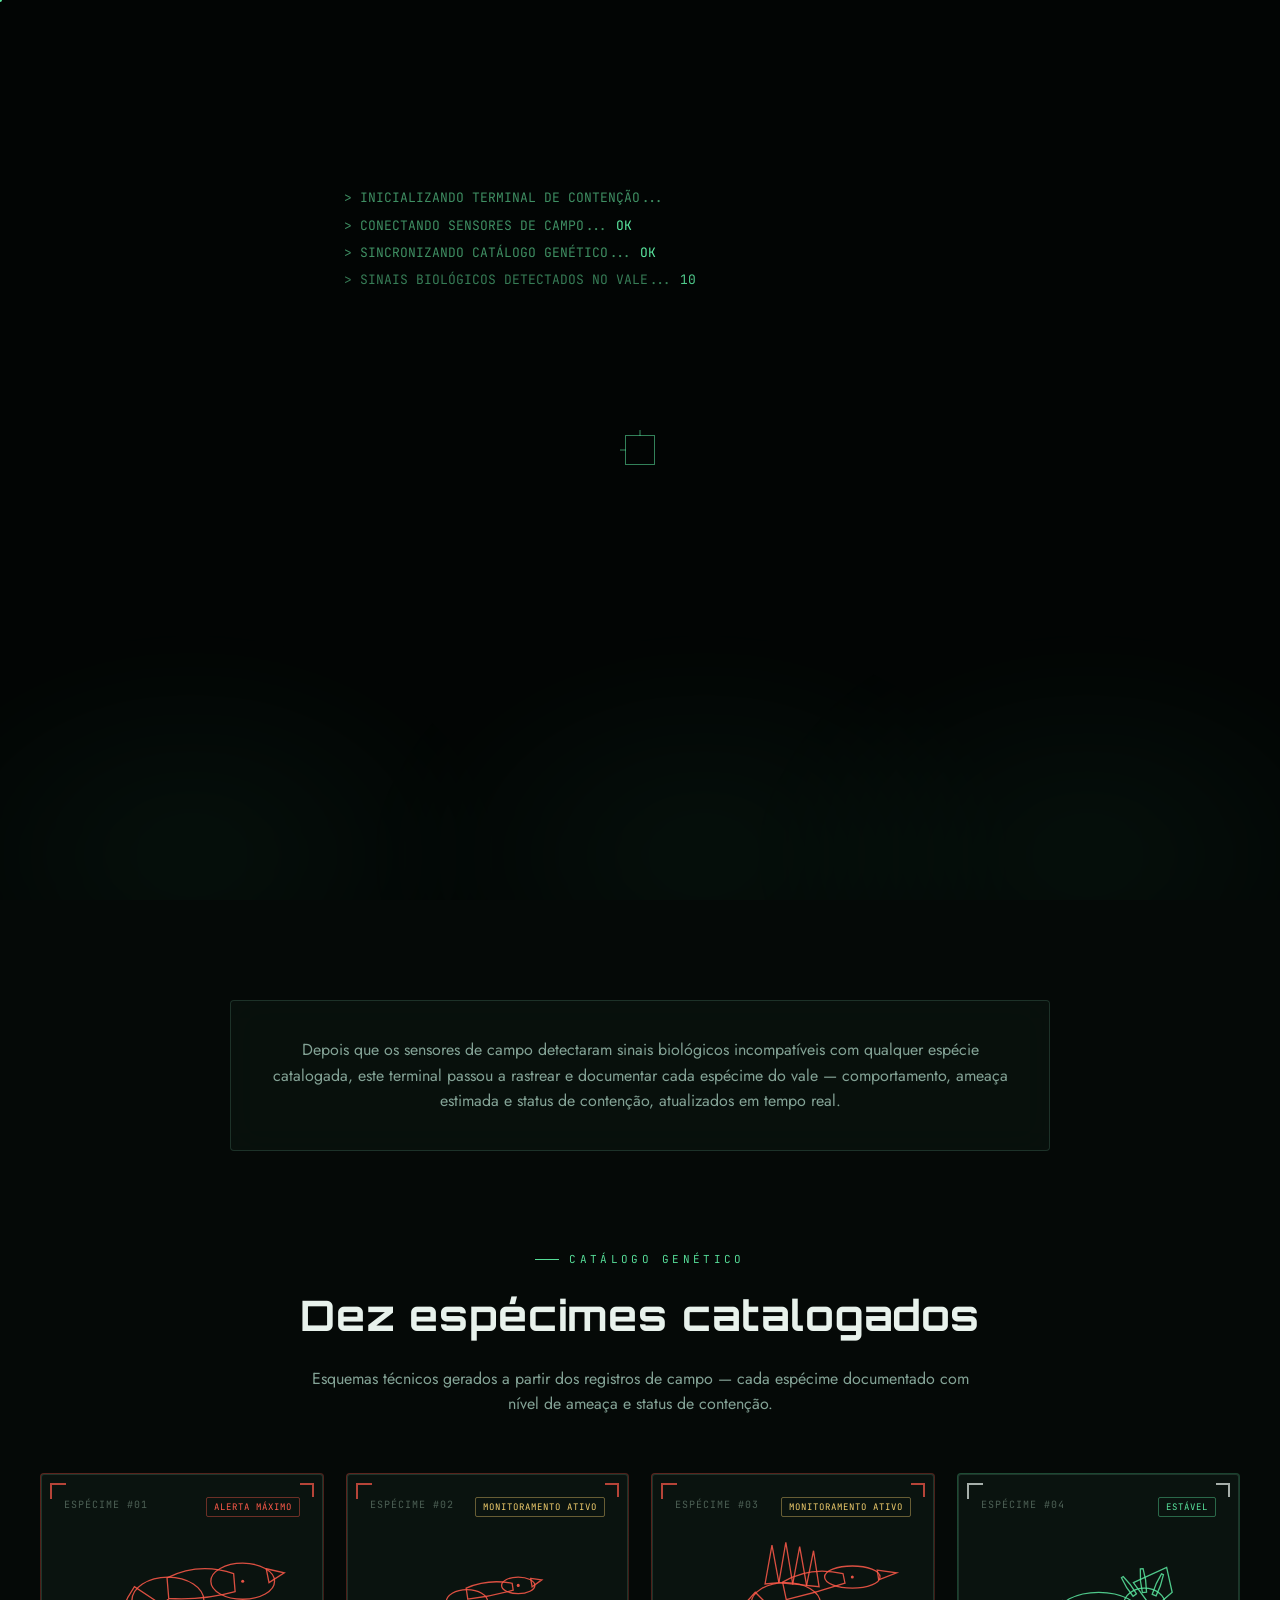
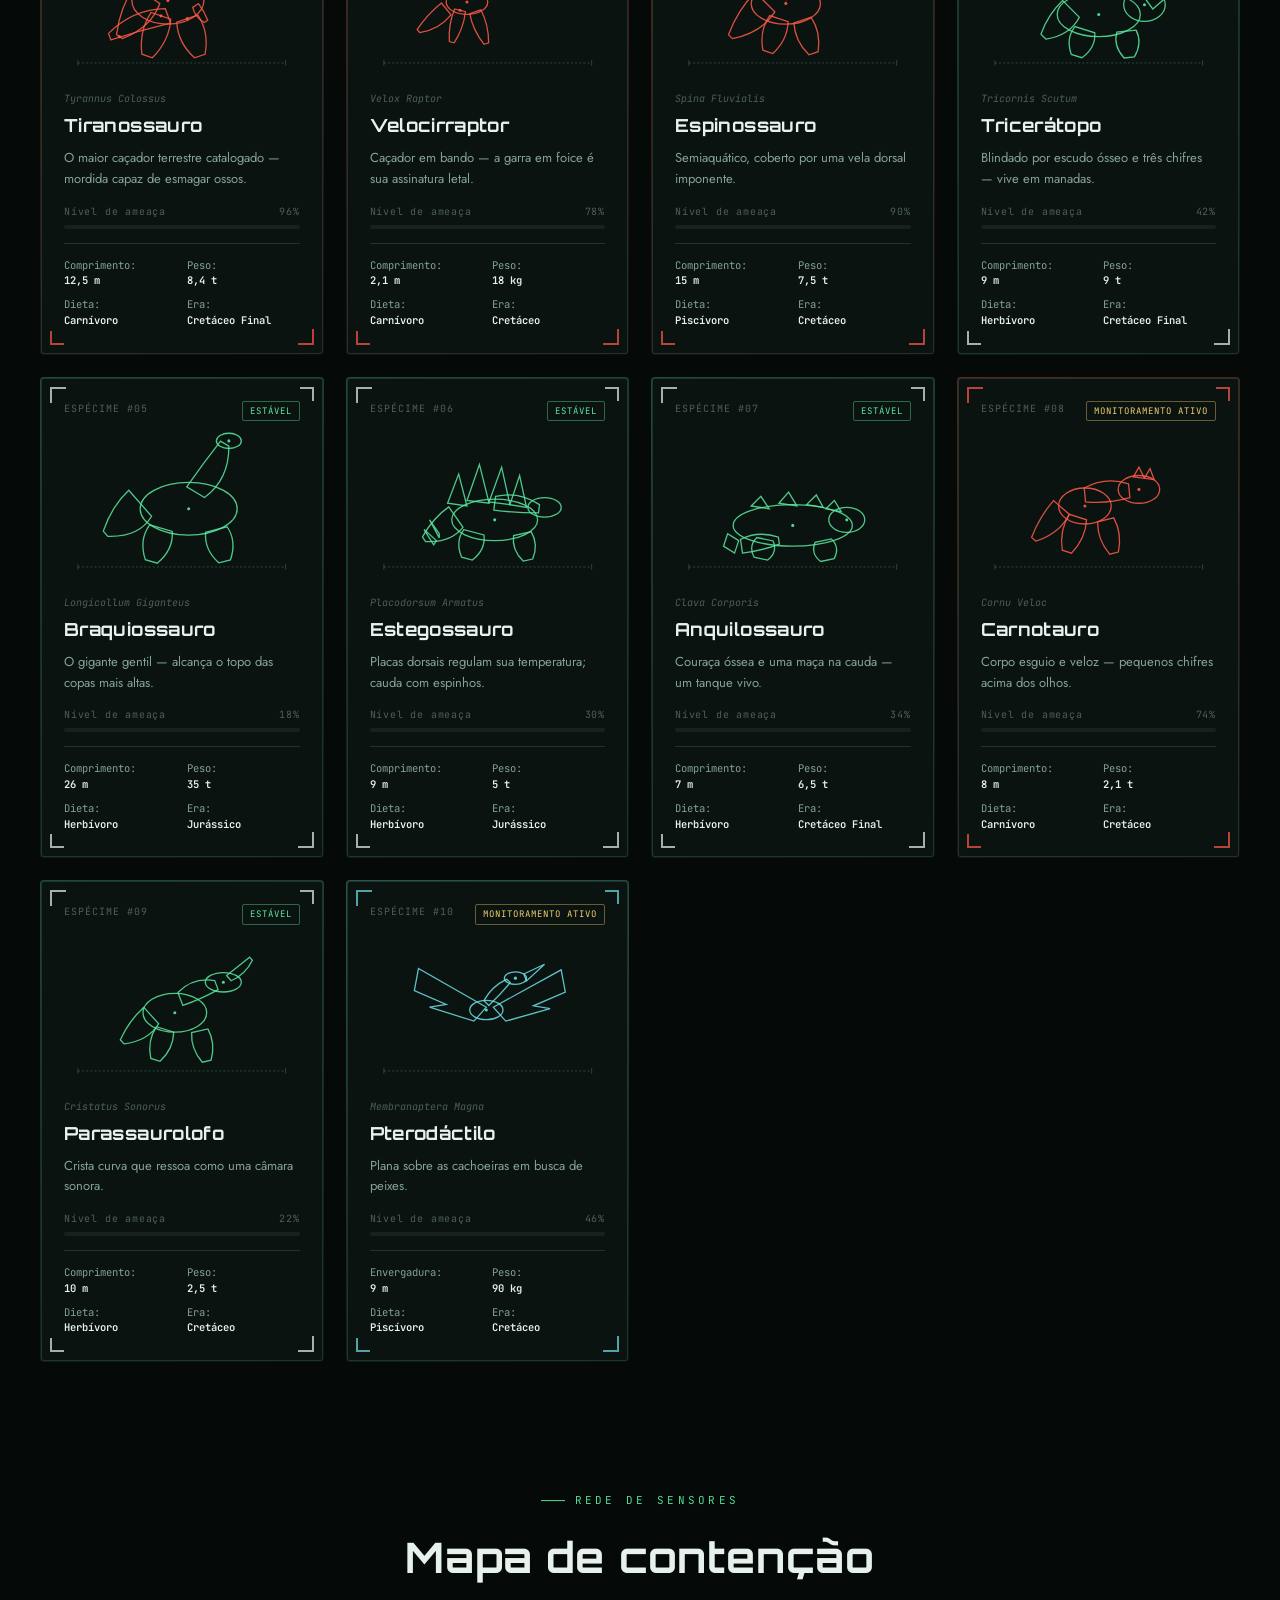
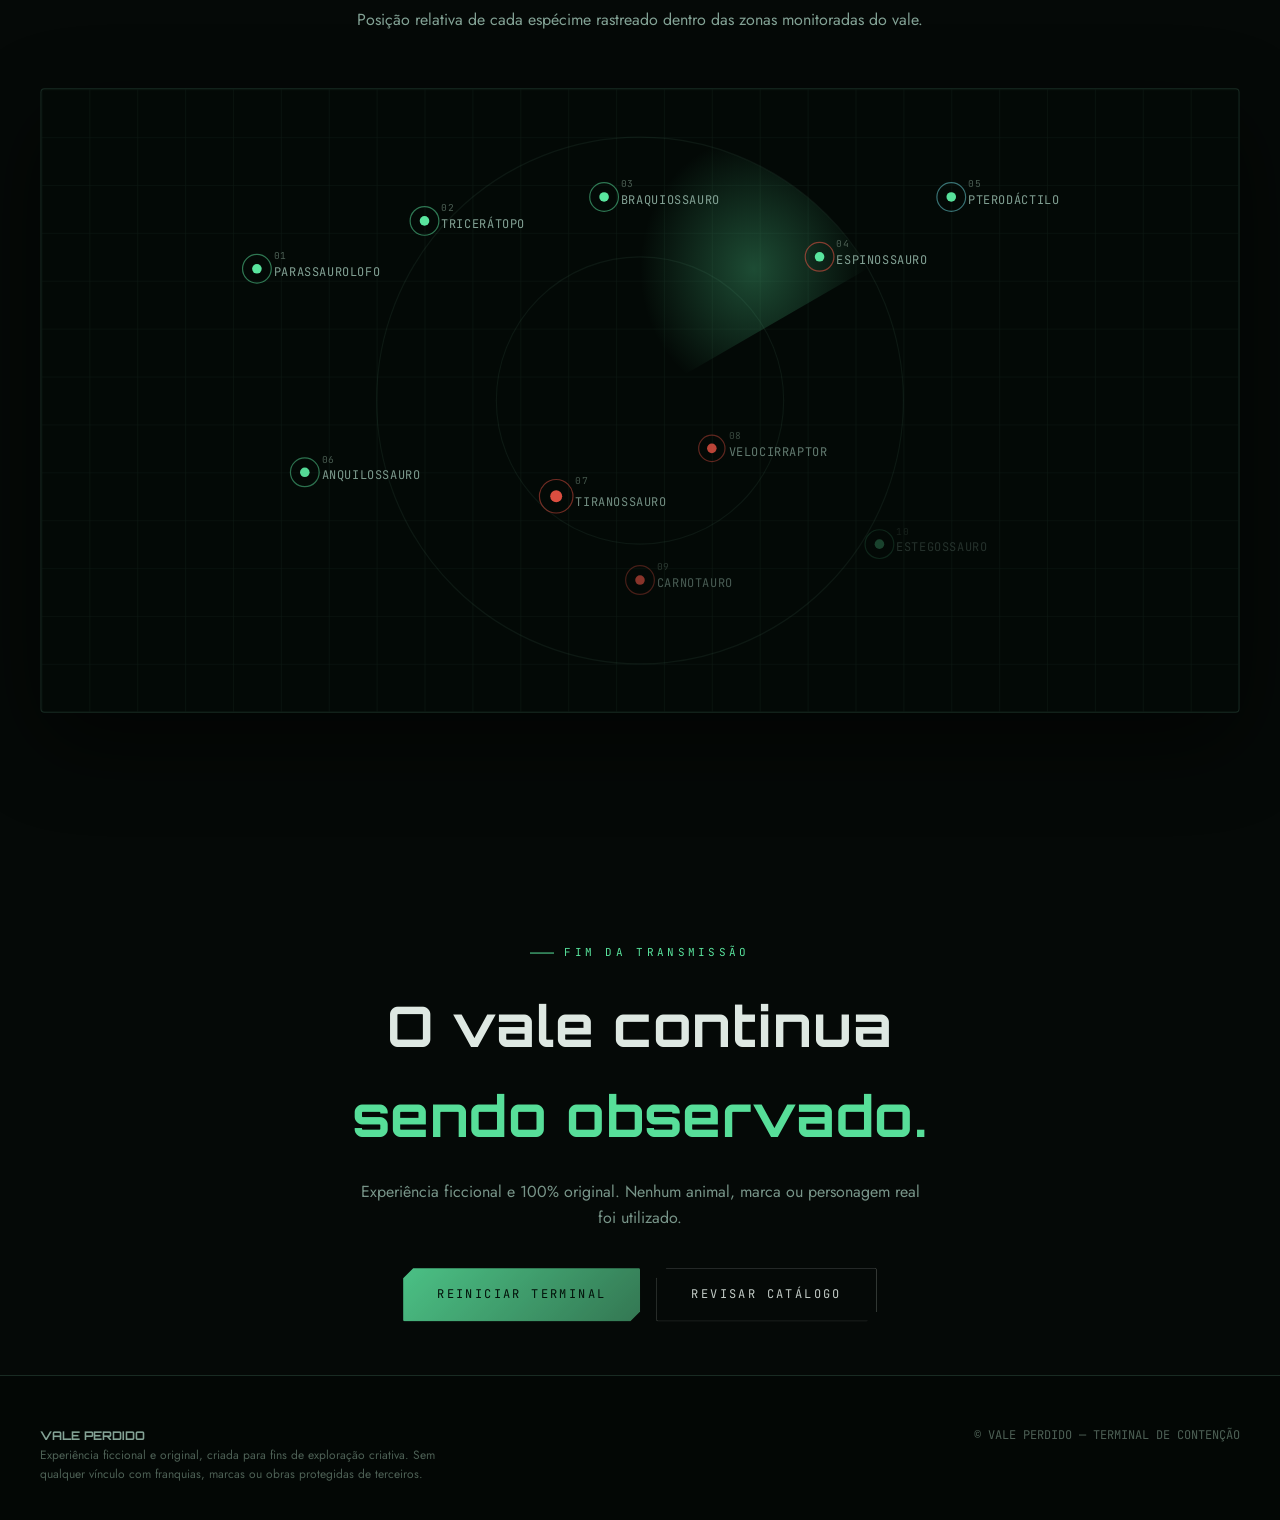
<file: index.html>
<!DOCTYPE html>
<html lang="pt-BR">
<head>
<meta charset="UTF-8">
<meta name="viewport" content="width=device-width, initial-scale=1.0, viewport-fit=cover">
<title>VALE PERDIDO — Terminal de Contenção</title>
<meta name="description" content="Terminal de monitoramento de campo — catálogo técnico de espécimes de um vale onde os dinossauros ainda existem. 100% original.">
<meta name="theme-color" content="#050907">

<link rel="icon" type="image/svg+xml" href="data:image/svg+xml,%3Csvg xmlns='http://www.w3.org/2000/svg' viewBox='0 0 100 100'%3E%3Crect width='100' height='100' rx='14' fill='%23050907'/%3E%3Ccircle cx='50' cy='50' r='34' fill='none' stroke='%235be8a0' stroke-width='3'/%3E%3Ccircle cx='50' cy='50' r='6' fill='%235be8a0'/%3E%3Cpath d='M50 16 L50 26 M50 74 L50 84 M16 50 L26 50 M74 50 L84 50' stroke='%235be8a0' stroke-width='3'/%3E%3C/svg%3E">

<meta property="og:type" content="website">
<meta property="og:title" content="VALE PERDIDO — Terminal de Contenção">
<meta property="og:description" content="Catálogo técnico e 100% original de espécimes de um vale onde os dinossauros ainda existem.">
<meta property="og:locale" content="pt_BR">
<meta name="twitter:card" content="summary_large_image">
<meta name="twitter:title" content="VALE PERDIDO — Terminal de Contenção">

<link rel="preconnect" href="https://fonts.googleapis.com">
<link rel="preconnect" href="https://fonts.gstatic.com" crossorigin>
<link rel="stylesheet" href="css/style.css">
</head>
<body>

<!-- ============ CUSTOM CURSOR ============ -->
<div id="cursor-ring"></div>
<div id="cursor-dot"></div>

<!-- ============ GLOBAL BACKGROUND LAYERS ============ -->
<div class="bg-grid"></div>
<div class="bg-scanlines"></div>
<div class="bg-vignette"></div>
<canvas id="rain-canvas"></canvas>
<div class="lightning-flash"></div>
<div id="expedition-progress"></div>

<!-- ============ INTRO (system boot) ============ -->
<div id="intro">
  <div class="intro-fog"><span></span><span></span><span></span></div>
  <div class="roar-flash"></div>
  <div class="intro-content">
    <div class="boot-log mono" id="boot-log">
      <div class="line">&gt; INICIALIZANDO TERMINAL DE CONTENÇÃO...</div>
      <div class="line">&gt; CONECTANDO SENSORES DE CAMPO... <span class="ok">OK</span></div>
      <div class="line">&gt; SINCRONIZANDO CATÁLOGO GENÉTICO... <span class="ok">OK</span></div>
      <div class="line">&gt; SINAIS BIOLÓGICOS DETECTADOS NO VALE... <span class="ok">10</span></div>
      <div class="line">&gt; AGUARDANDO AUTORIZAÇÃO DE ACESSO_</div>
    </div>
    <h1 class="intro-title">Existe um vale que<br>a ciência não <em>fechou</em>.</h1>
    <p class="intro-sub mono">ATIVE O ÁUDIO PARA RECEBER OS SENSORES DE CAMPO EM TEMPO REAL.</p>
    <button class="btn intro-start" id="start-expedition">Acessar Terminal</button>
  </div>
  <div class="intro-hint"><span class="pulse-dot"></span> clique para autenticar</div>
</div>

<div id="portal"></div>

<!-- ============ NAV ============ -->
<nav class="nav" id="nav">
  <a href="#hero" class="nav-logo">
    <svg viewBox="0 0 100 100"><circle cx="50" cy="50" r="34" fill="none" stroke="#5be8a0" stroke-width="6"/><circle cx="50" cy="50" r="8" fill="#5be8a0"/><path d="M50 10 L50 24 M50 76 L50 90 M10 50 L24 50 M76 50 L90 50" stroke="#5be8a0" stroke-width="6"/></svg>
    VALE PERDIDO
  </a>
  <div class="nav-status mono">
    <span class="pulse-dot"></span> SISTEMA ONLINE
  </div>
  <div class="nav-links mono">
    <a href="#specimens">Espécimes</a>
    <a href="#containment-map">Mapa</a>
    <a href="#finale">Sistema</a>
  </div>
  <div style="display:flex; align-items:center; gap:12px;">
    <button class="nav-sound" id="sound-toggle" aria-label="Ativar som">
      <svg id="icon-sound-on" viewBox="0 0 24 24" fill="none" stroke-width="1.6" stroke-linecap="round" stroke-linejoin="round"><path d="M4 9v6h4l5 5V4L8 9H4Z"/><path d="M17 8a5 5 0 0 1 0 8M19.5 5.5a9 9 0 0 1 0 13"/></svg>
      <svg id="icon-sound-off" viewBox="0 0 24 24" fill="none" stroke-width="1.6" stroke-linecap="round" stroke-linejoin="round"><path d="M4 9v6h4l5 5V4L8 9H4Z"/><path d="M16 9l5 6M21 9l-5 6"/></svg>
    </button>
    <button class="nav-burger" id="nav-burger" aria-label="Abrir menu">
      <span></span><span></span><span></span>
    </button>
  </div>
</nav>

<main>

  <!-- ============ HERO ============ -->
  <section id="hero">
    <div class="hero-radar" aria-hidden="true">
      <svg viewBox="0 0 400 400">
        <circle class="ring" cx="200" cy="200" r="80"/>
        <circle class="ring" cx="200" cy="200" r="140"/>
        <circle class="ring" cx="200" cy="200" r="196"/>
        <g class="sweep">
          <path d="M200,200 L200,4 A196,196 0 0,1 336,63 Z" fill="url(#sweepGrad)"/>
        </g>
        <defs>
          <linearGradient id="sweepGrad" x1="0" y1="0" x2="1" y2="1">
            <stop offset="0" stop-color="#5be8a0" stop-opacity="0.35"/>
            <stop offset="1" stop-color="#5be8a0" stop-opacity="0"/>
          </linearGradient>
        </defs>
        <circle class="blip" cx="260" cy="140" r="4"/>
        <circle class="blip" cx="140" cy="250" r="3" style="animation-delay:-1s"/>
        <circle class="blip" cx="230" cy="270" r="3.5" style="animation-delay:-2s"/>
        <circle class="blip" cx="150" cy="150" r="3" style="animation-delay:-.5s"/>
      </svg>
    </div>
    <div class="hero-content">
      <div class="eyebrow">Terminal de Contenção &middot; Setor 09</div>
      <h1 class="hero-title">O Vale Perdido<span class="line2">está sendo monitorado.</span></h1>
      <p class="hero-desc">Um catálogo técnico e 100% original de um ecossistema onde criaturas colossais ainda existem. Sensores ativos, dados em tempo real, dez espécimes catalogados.</p>
      <div class="hero-metrics mono">
        <div class="metric"><b>10</b><span>Espécimes</span></div>
        <div class="metric"><b>03</b><span>Zonas Ativas</span></div>
        <div class="metric"><b>24/7</b><span>Monitoramento</span></div>
      </div>
      <div class="hero-ctas">
        <a href="#specimens" class="btn">Ver Espécimes</a>
        <a href="#containment-map" class="btn btn-ghost">Mapa de Contenção</a>
      </div>
    </div>
    <div class="hero-scroll-cue"><span>ROLE PARA EXPLORAR</span><div class="scroll-line"></div></div>
  </section>

  <!-- ============ SHORT BLURB ============ -->
  <section id="intro-blurb">
    <div class="wrap">
      <div class="blurb-panel reveal">
        <p>Depois que os sensores de campo detectaram sinais biológicos incompatíveis com qualquer espécie catalogada, este terminal passou a rastrear e documentar cada espécime do vale — comportamento, ameaça estimada e status de contenção, atualizados em tempo real.</p>
      </div>
    </div>
  </section>

  <!-- ============ SPECIMEN GRID ============ -->
  <section id="specimens">
    <div class="wrap">
      <div class="section-head reveal">
        <div class="eyebrow">Catálogo Genético</div>
        <h2>Dez espécimes catalogados</h2>
        <p>Esquemas técnicos gerados a partir dos registros de campo — cada espécime documentado com nível de ameaça e status de contenção.</p>
      </div>
      <div class="specimen-grid" id="specimen-grid"></div>
    </div>
  </section>

  <!-- ============ CONTAINMENT MAP ============ -->
  <section id="containment-map">
    <div class="wrap">
      <div class="section-head reveal">
        <div class="eyebrow">Rede de Sensores</div>
        <h2>Mapa de contenção</h2>
        <p>Posição relativa de cada espécime rastreado dentro das zonas monitoradas do vale.</p>
      </div>
      <div class="map-frame reveal-scale">
        <svg class="map-svg" viewBox="0 0 1000 520" preserveAspectRatio="xMidYMid meet">
          <defs>
            <pattern id="mapGrid" width="40" height="40" patternUnits="userSpaceOnUse">
              <path d="M40 0 L0 0 0 40" class="map-grid-line" fill="none"/>
            </pattern>
            <radialGradient id="mapSweepGrad" x1="0" y1="0" x2="1" y2="1">
              <stop offset="0" stop-color="#5be8a0" stop-opacity="0.3"/>
              <stop offset="1" stop-color="#5be8a0" stop-opacity="0"/>
            </radialGradient>
          </defs>
          <rect x="0" y="0" width="1000" height="520" fill="url(#mapGrid)"/>
          <circle cx="500" cy="260" r="120" class="map-grid-line" fill="none"/>
          <circle cx="500" cy="260" r="220" class="map-grid-line" fill="none"/>
          <g class="map-sweep">
            <path d="M500,260 L500,40 A220,220 0 0,1 690,150 Z" fill="url(#mapSweepGrad)"/>
          </g>

          <g class="map-node" data-id="para" transform="translate(180,150)"><circle class="ring" r="12" style="color:#5be8a0"/><circle class="dot" r="4"/><text x="14" y="-8" class="id">01</text><text x="14" y="6">PARASSAUROLOFO</text></g>
          <g class="map-node" data-id="triceratops" transform="translate(320,110)"><circle class="ring" r="12" style="color:#5be8a0"/><circle class="dot" r="4"/><text x="14" y="-8" class="id">02</text><text x="14" y="6">TRICERÁTOPO</text></g>
          <g class="map-node" data-id="brachio" transform="translate(470,90)"><circle class="ring" r="12" style="color:#5be8a0"/><circle class="dot" r="4"/><text x="14" y="-8" class="id">03</text><text x="14" y="6">BRAQUIOSSAURO</text></g>
          <g class="map-node" data-id="spino" transform="translate(650,140)"><circle class="ring" r="12" style="color:#ff5a4a"/><circle class="dot" r="4"/><text x="14" y="-8" class="id">04</text><text x="14" y="6">ESPINOSSAURO</text></g>
          <g class="map-node" data-id="ptero" transform="translate(760,90)"><circle class="ring" r="12" style="color:#6fe0e6"/><circle class="dot" r="4"/><text x="14" y="-8" class="id">05</text><text x="14" y="6">PTERODÁCTILO</text></g>
          <g class="map-node" data-id="anky" transform="translate(220,320)"><circle class="ring" r="12" style="color:#5be8a0"/><circle class="dot" r="4"/><text x="14" y="-8" class="id">06</text><text x="14" y="6">ANQUILOSSAURO</text></g>
          <g class="map-node danger" data-id="trex" transform="translate(430,340)"><circle class="ring" r="14" style="color:#ff5a4a"/><circle class="dot" r="5"/><text x="16" y="-10" class="id">07</text><text x="16" y="8">TIRANOSSAURO</text></g>
          <g class="map-node danger" data-id="raptor" transform="translate(560,300)"><circle class="ring" r="11" style="color:#ff5a4a"/><circle class="dot" r="4"/><text x="14" y="-8" class="id">08</text><text x="14" y="6">VELOCIRRAPTOR</text></g>
          <g class="map-node danger" data-id="carno" transform="translate(500,410)"><circle class="ring" r="12" style="color:#ff5a4a"/><circle class="dot" r="4"/><text x="14" y="-8" class="id">09</text><text x="14" y="6">CARNOTAURO</text></g>
          <g class="map-node" data-id="stego" transform="translate(700,380)"><circle class="ring" r="12" style="color:#5be8a0"/><circle class="dot" r="4"/><text x="14" y="-8" class="id">10</text><text x="14" y="6">ESTEGOSSAURO</text></g>
        </svg>
      </div>
    </div>
  </section>

  <!-- ============ FINALE ============ -->
  <section id="finale">
    <div class="wrap">
      <div class="eyebrow reveal" style="justify-content:center;">Fim da Transmissão</div>
      <h2 class="finale-title reveal">O vale continua<br><em>sendo observado.</em></h2>
      <p class="finale-sub reveal">Experiência ficcional e 100% original. Nenhum animal, marca ou personagem real foi utilizado.</p>
      <div class="reveal" style="display:flex; gap:16px; justify-content:center; flex-wrap:wrap;">
        <a href="#hero" class="btn">Reiniciar Terminal</a>
        <a href="#specimens" class="btn btn-ghost">Revisar Catálogo</a>
      </div>
    </div>
  </section>

</main>

<footer>
  <div class="wrap footer-grid">
    <div class="footer-note">
      <strong style="color:var(--text-dim); font-family:'Orbitron',sans-serif;">VALE PERDIDO</strong><br>
      Experiência ficcional e original, criada para fins de exploração criativa. Sem qualquer vínculo com franquias, marcas ou obras protegidas de terceiros.
    </div>
    <div class="mono">© VALE PERDIDO — TERMINAL DE CONTENÇÃO</div>
  </div>
</footer>

<!-- ============ FLOATING FX TOGGLES ============ -->
<div class="fx-toggles">
  <button class="fx-toggle" id="rain-toggle" aria-label="Simular tempestade">
    <svg viewBox="0 0 24 24" fill="none" stroke="currentColor" stroke-width="1.6" stroke-linecap="round"><path d="M6 16.5A4.5 4.5 0 0 1 7 7.6 6 6 0 0 1 18.5 9 4 4 0 0 1 18 17H7Z"/><path d="M8 19l-1 2M12 19l-1 2M16 19l-1 2"/></svg>
  </button>
</div>

<script src="js/vendor/gsap.min.js"></script>
<script src="js/vendor/ScrollTrigger.min.js"></script>
<script src="js/vendor/lenis.min.js"></script>
<script src="js/specimens.js"></script>
<script src="js/main.js"></script>
</body>
</html>
</file>
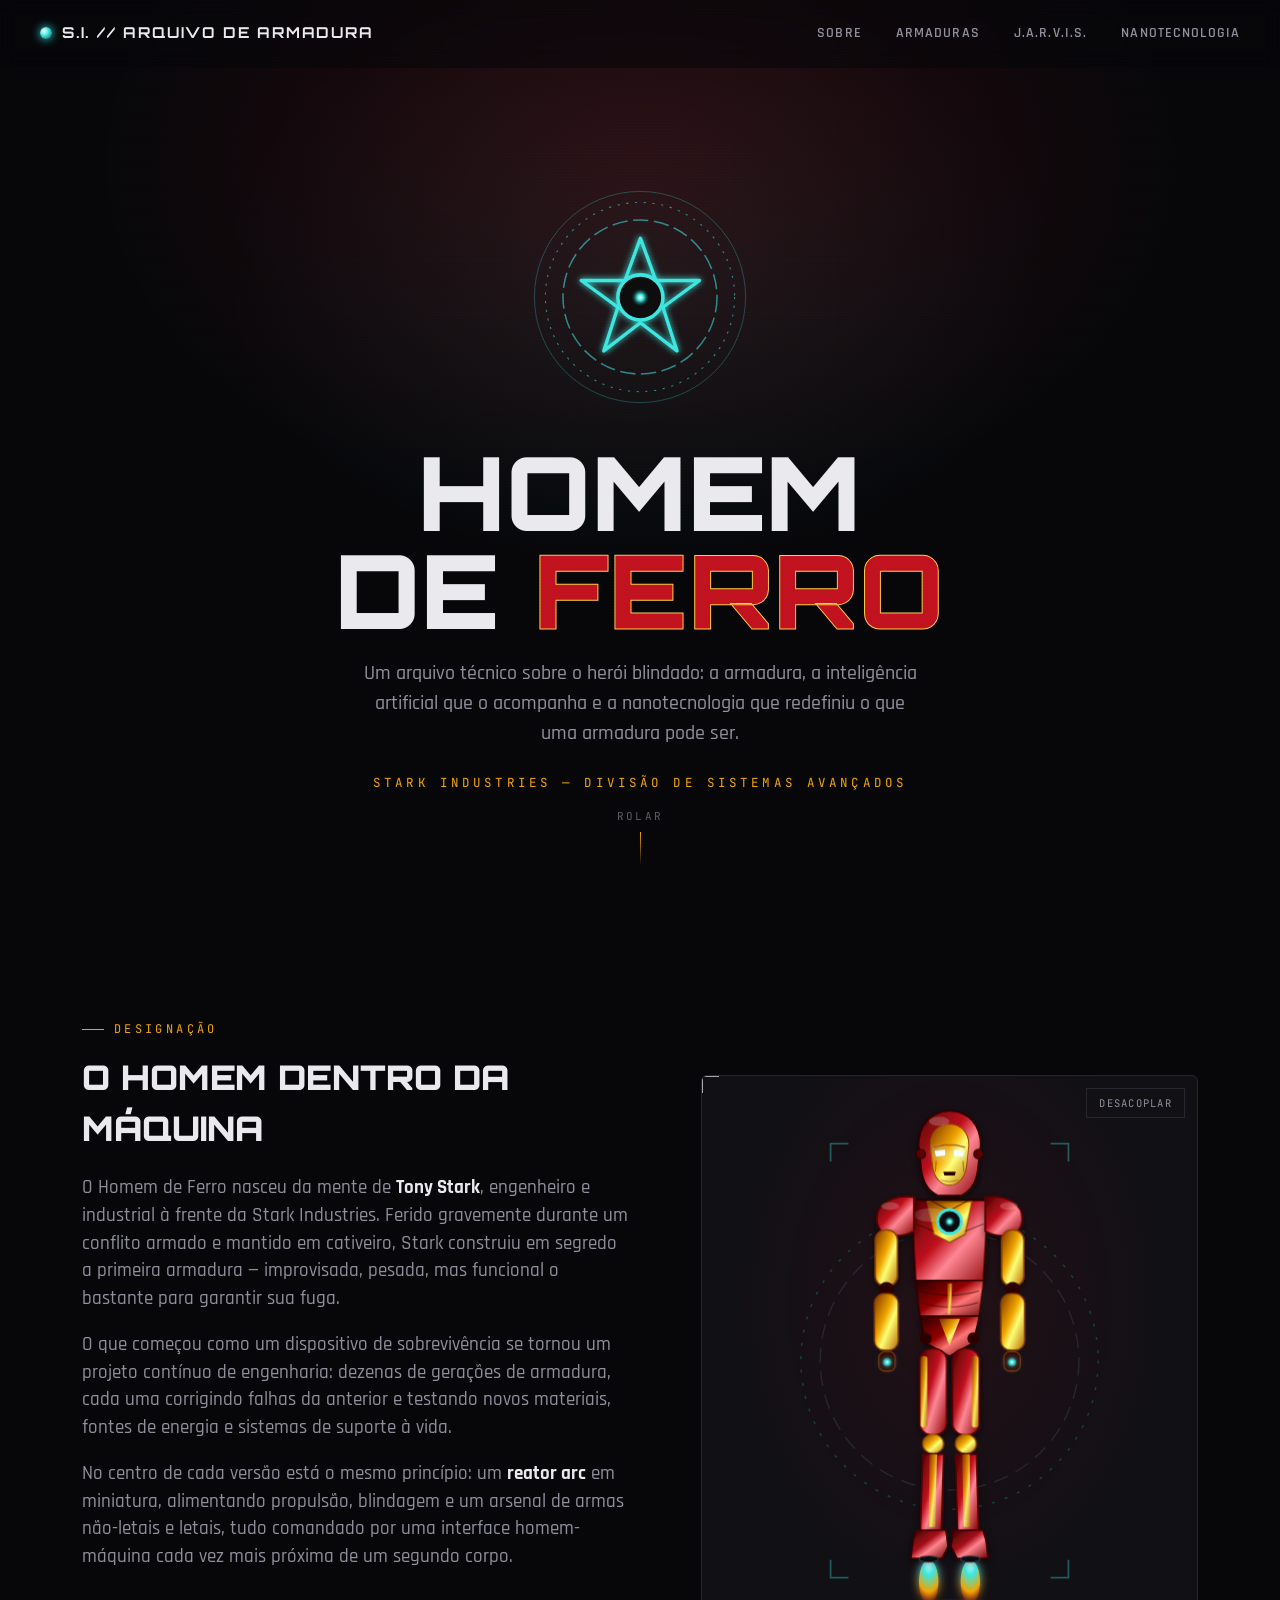
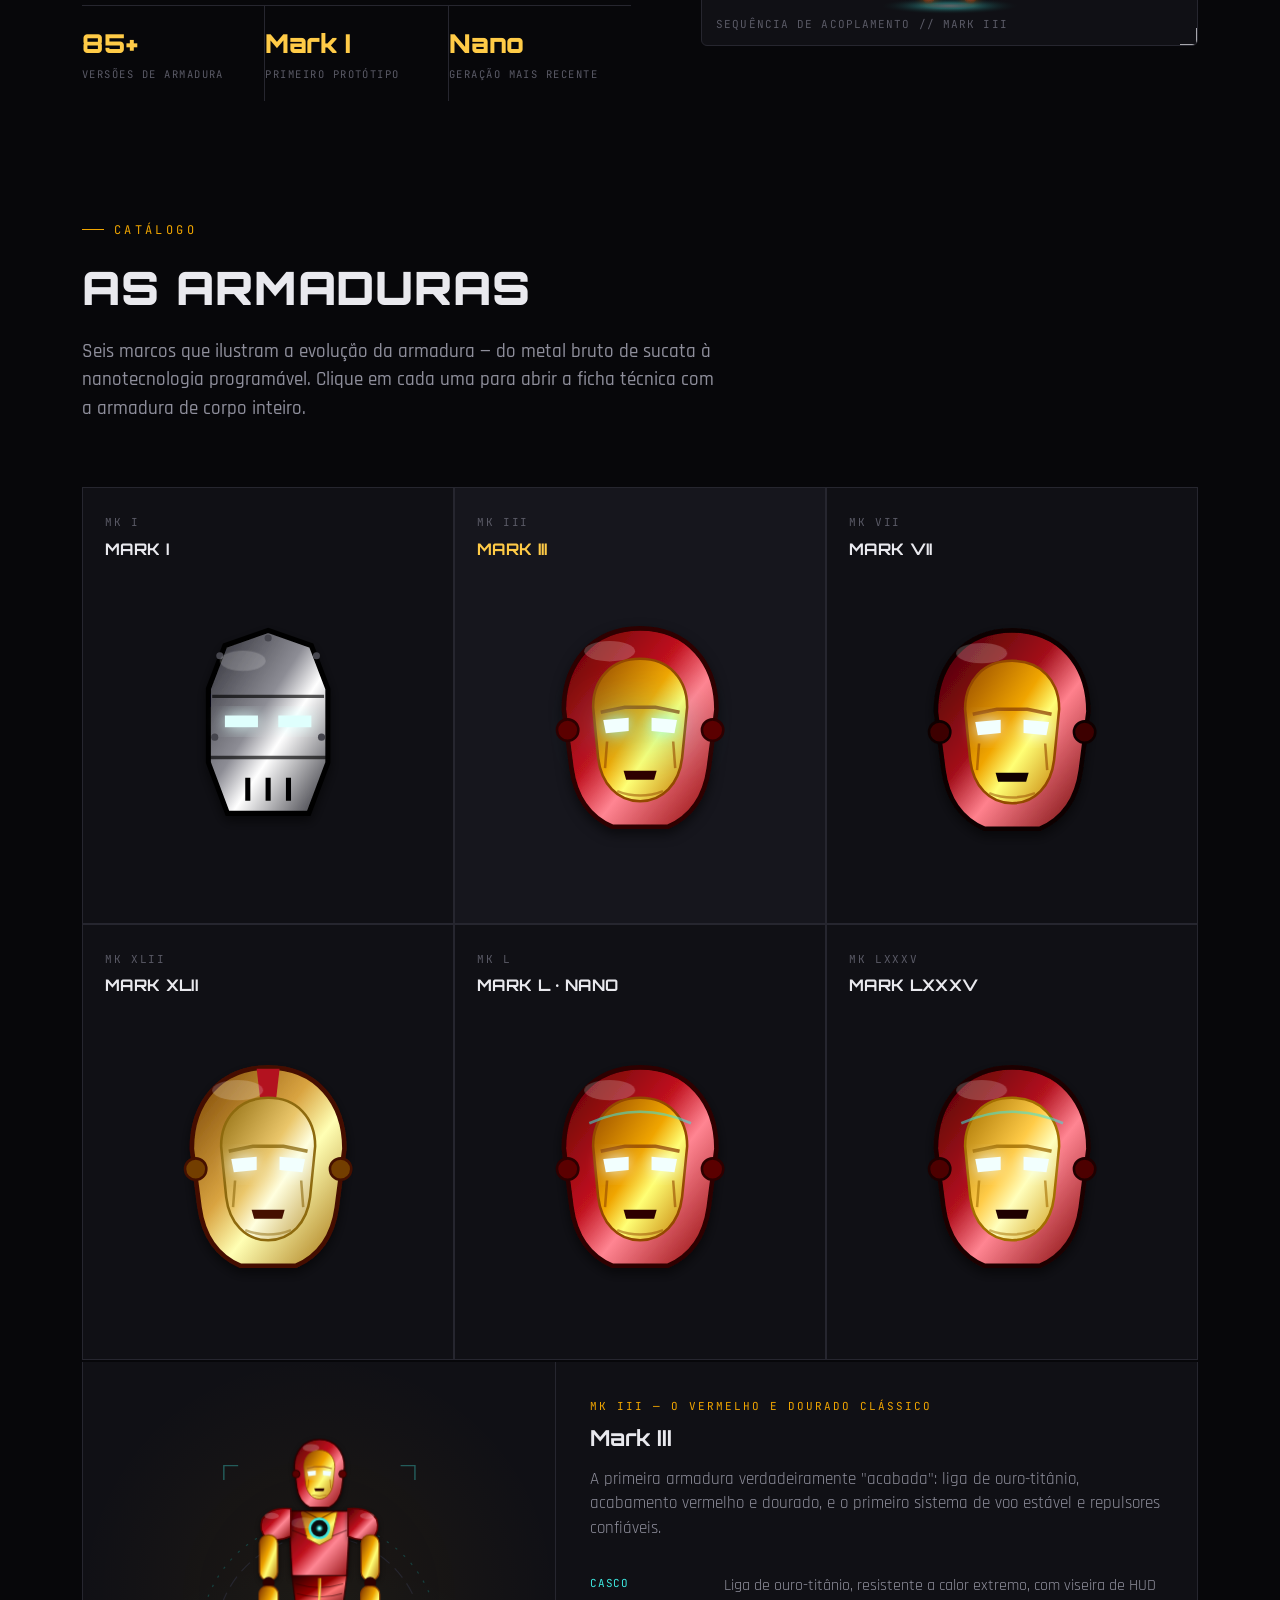
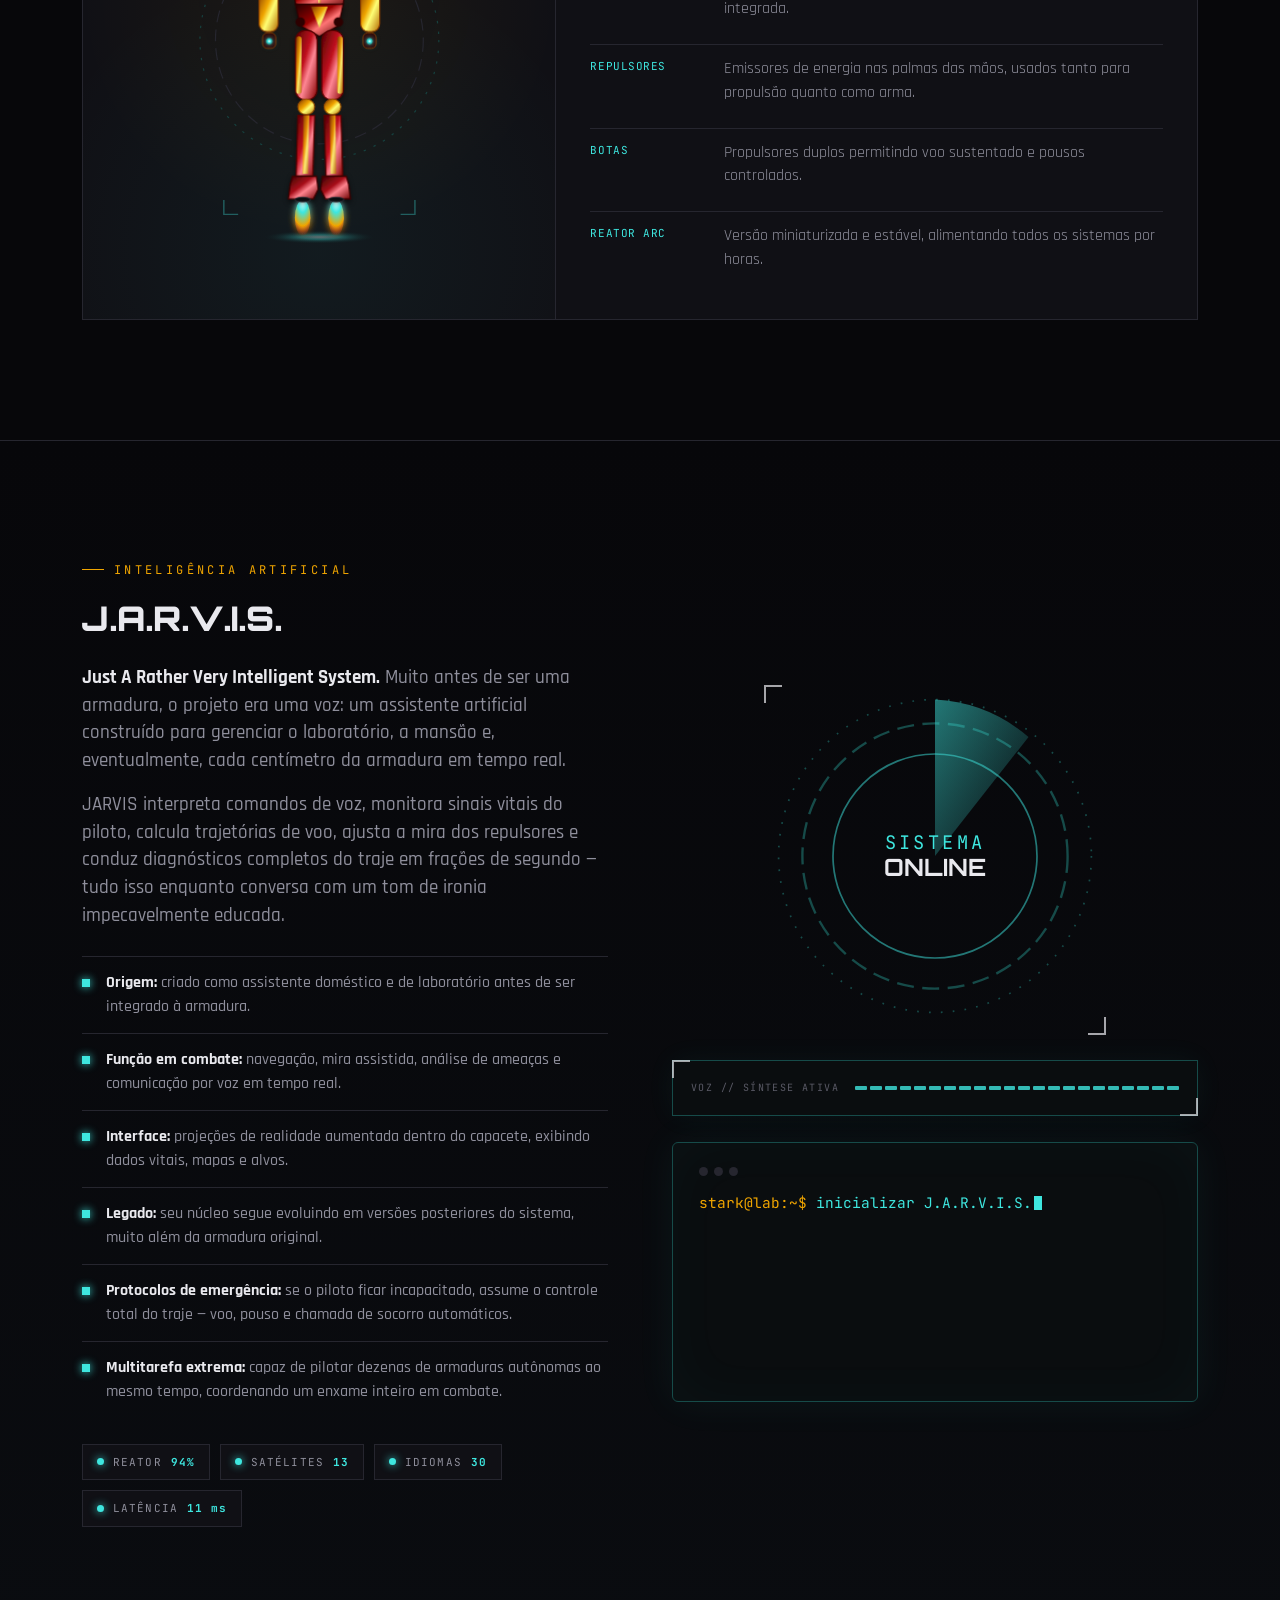
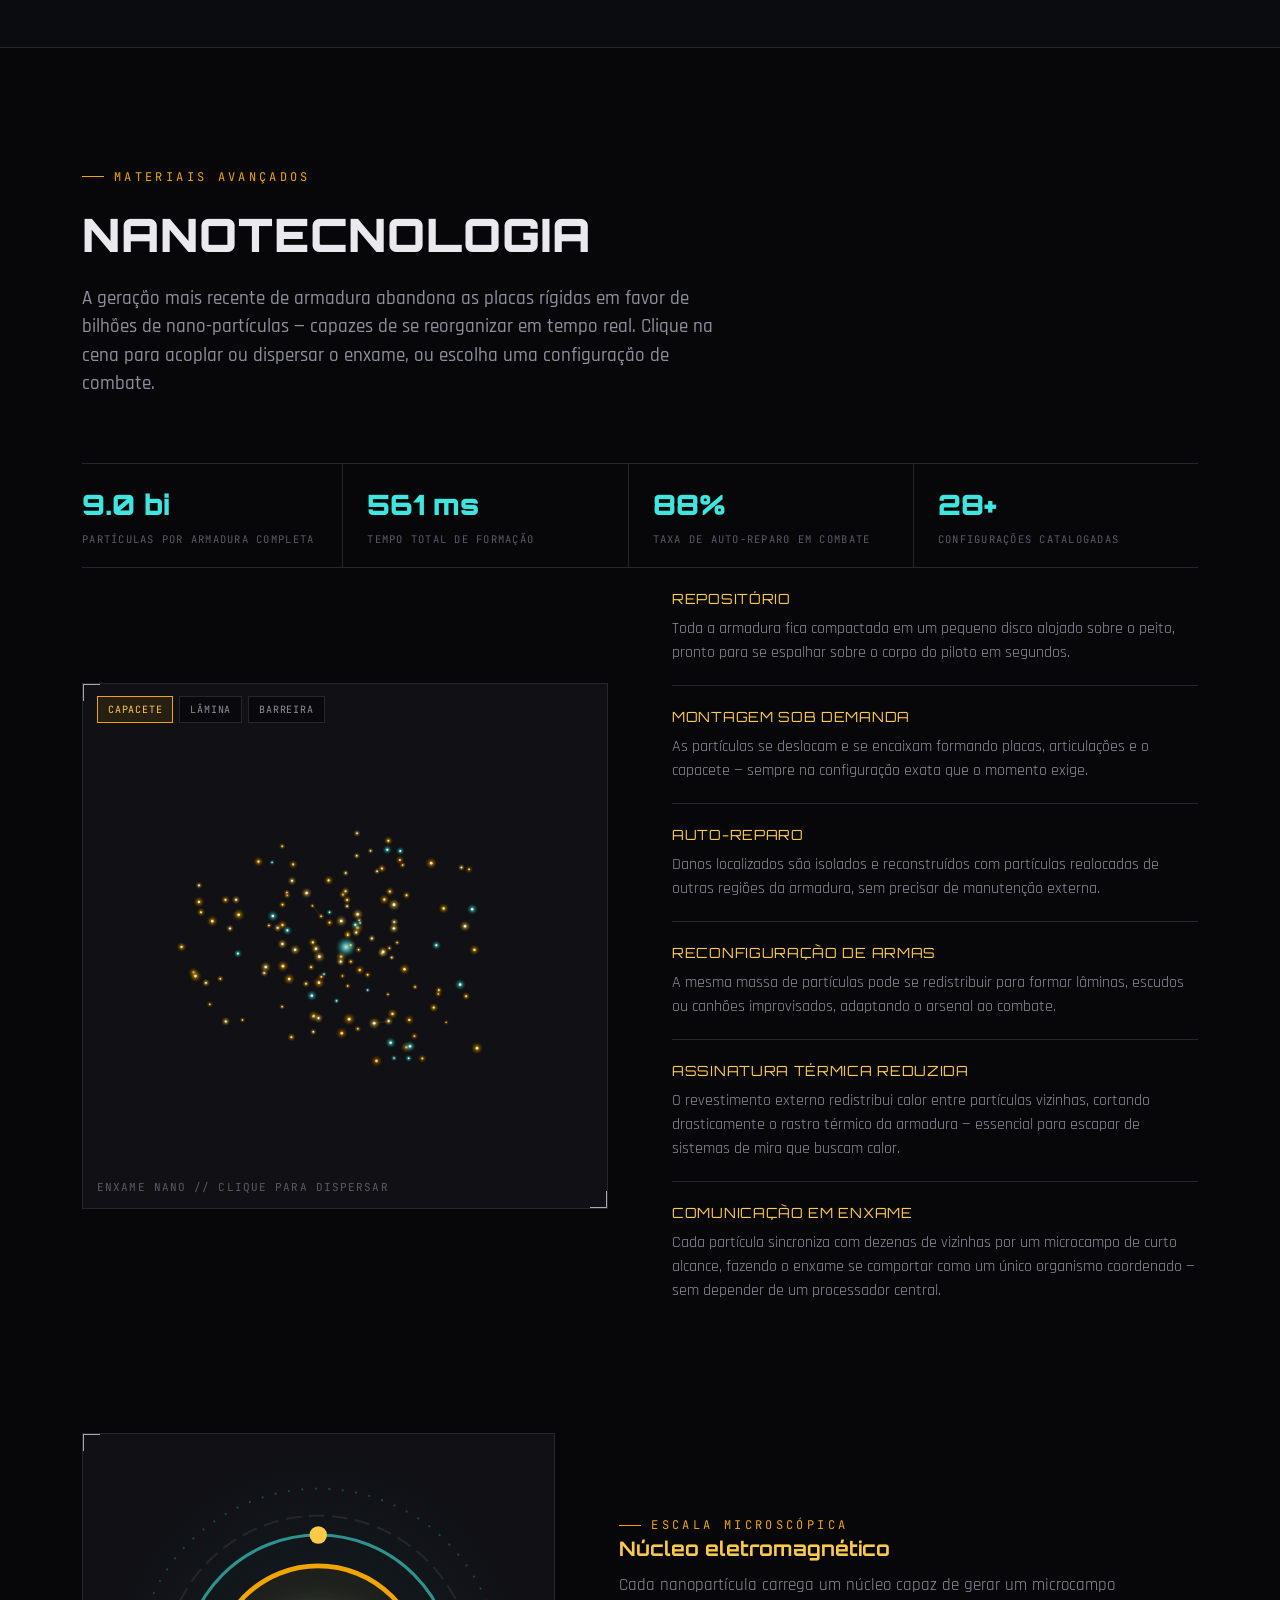
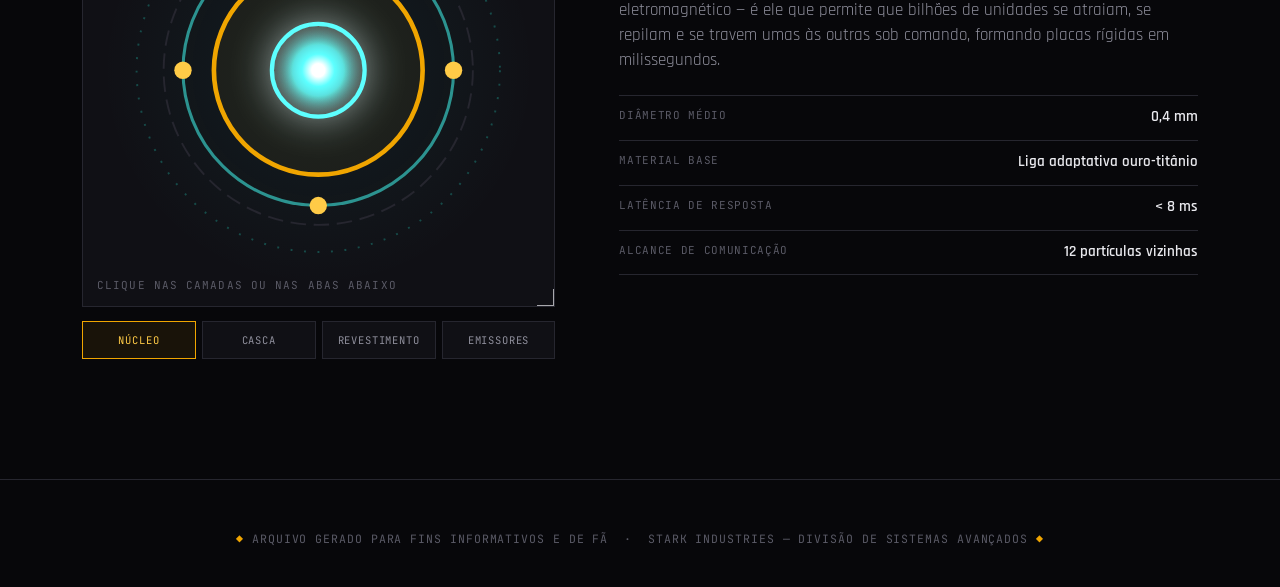
<file: arquivo/homem-de-ferro.html>
<!DOCTYPE html>
<html lang="pt-BR">
<head>
<meta charset="UTF-8">
<meta name="viewport" content="width=device-width, initial-scale=1.0">
<title>HOMEM DE FERRO — Arquivo Técnico</title>

<!-- Favicon: reator arc em SVG inline, sem depender de arquivo externo -->
<link rel="icon" type="image/svg+xml" href="data:image/svg+xml,%3Csvg xmlns='http://www.w3.org/2000/svg' viewBox='0 0 100 100'%3E%3Crect width='100' height='100' fill='%2307070a'/%3E%3Cpolygon points='50,8 61,38 92,38 66,57 76,88 50,68 24,88 34,57 8,38 39,38' fill='none' stroke='%233ee6df' stroke-width='3'/%3E%3Ccircle cx='50' cy='50' r='15' fill='%230a0d0f' stroke='%233ee6df' stroke-width='3'/%3E%3Ccircle cx='50' cy='50' r='6' fill='%233ee6df'/%3E%3C/svg%3E">

<!-- Open Graph / redes sociais (WhatsApp, Discord, Facebook) -->
<meta property="og:type" content="website">
<meta property="og:url" content="https://homem-de-ferro-alpha.vercel.app/">
<meta property="og:title" content="HOMEM DE FERRO — Arquivo Técnico">
<meta property="og:description" content="Um arquivo técnico de fã sobre a armadura, o J.A.R.V.I.S. e a nanotecnologia. Stark Industries — Divisão de Sistemas Avançados.">
<meta property="og:image" content="https://homem-de-ferro-alpha.vercel.app/og-image.png">
<meta property="og:image:width" content="1200">
<meta property="og:image:height" content="630">
<meta property="og:locale" content="pt_BR">

<!-- Twitter / X -->
<meta name="twitter:card" content="summary_large_image">
<meta name="twitter:title" content="HOMEM DE FERRO — Arquivo Técnico">
<meta name="twitter:description" content="Um arquivo técnico de fã sobre a armadura, o J.A.R.V.I.S. e a nanotecnologia.">
<meta name="twitter:image" content="https://homem-de-ferro-alpha.vercel.app/og-image.png">

<style>
@import url('https://fonts.googleapis.com/css2?family=Orbitron:wght@500;700;900&family=Rajdhani:wght@400;500;600;700&family=JetBrains+Mono:wght@400;500;700&display=swap');

:root{
  --bg:#07070a;
  --bg-panel:#101015;
  --bg-panel-2:#16161d;
  --line:#26262f;
  --stark-red:#c1121f;
  --stark-red-dim:#5c0a10;
  --gold:#f0a500;
  --gold-bright:#ffcb47;
  --cyan:#3ee6df;
  --cyan-dim:#164b49;
  --text:#e9e9ee;
  --text-dim:#8f8f9c;
  --text-faint:#5a5a66;
}
*{box-sizing:border-box; margin:0; padding:0;}
html{scroll-behavior:smooth;}
body{
  background:var(--bg);
  color:var(--text);
  font-family:'Rajdhani', sans-serif;
  font-size:18px;
  line-height:1.5;
  overflow-x:hidden;
}
::selection{background:var(--stark-red); color:#fff;}

h1,h2,h3,.font-display{font-family:'Orbitron', sans-serif;}
.mono{font-family:'JetBrains Mono', monospace;}

@media (prefers-reduced-motion: reduce){
  *{animation-duration:0.01ms !important; animation-iteration-count:1 !important; transition-duration:0.01ms !important;}
}

/* ---------- utility ---------- */
.wrap{max-width:1180px; margin:0 auto; padding:0 32px;}
@media(max-width:640px){.wrap{padding:0 20px;}}
.eyebrow{
  font-family:'JetBrains Mono', monospace;
  font-size:12px;
  letter-spacing:.28em;
  text-transform:uppercase;
  color:var(--gold);
  display:flex; align-items:center; gap:10px;
}
.eyebrow::before{content:""; width:22px; height:1px; background:var(--gold);}
.section{padding:120px 0; position:relative;}
.section-head{max-width:640px; margin-bottom:64px;}
.section-head h2{font-size:clamp(30px,4vw,46px); font-weight:900; letter-spacing:.02em; margin:14px 0 16px; text-transform:uppercase;}
.section-head p{color:var(--text-dim); font-size:19px; font-weight:500;}
@media(max-width:640px){
  .section{padding:72px 0;}
  .section-head{margin-bottom:40px;}
  .section-head p{font-size:17px;}
}
.corner-frame{position:relative;}
.corner-frame::before,.corner-frame::after{content:""; position:absolute; width:16px; height:16px; border-color:var(--gold); opacity:.7;}
.corner-frame::before{top:-1px; left:-1px; border-top:2px solid; border-left:2px solid;}
.corner-frame::after{bottom:-1px; right:-1px; border-bottom:2px solid; border-right:2px solid;}

/* ---------- scanline overlay ---------- */
.scan-overlay{
  pointer-events:none; position:fixed; inset:0; z-index:60; opacity:.035;
  background:repeating-linear-gradient(to bottom, #fff 0px, #fff 1px, transparent 1px, transparent 3px);
  mix-blend-mode:overlay;
}

/* ---------- specular / metal helpers ---------- */
.specular-highlight{fill:#ffffff; mix-blend-mode:screen; pointer-events:none;}

/* ---------- nav ---------- */
nav{
  position:fixed; top:0; left:0; right:0; z-index:50;
  display:flex; align-items:center; justify-content:space-between;
  padding:22px 40px;
  backdrop-filter:blur(10px);
  background:rgba(7,7,10,.55);
  border-bottom:1px solid transparent;
  transition:border-color .3s, background .3s;
}
nav.scrolled{border-bottom-color:var(--line); background:rgba(7,7,10,.85);}
.logo{display:flex; align-items:center; gap:10px; font-family:'Orbitron'; font-weight:700; font-size:15px; letter-spacing:.12em; color:var(--text); white-space:nowrap;}
@media(max-width:480px){.logo{font-size:11px; letter-spacing:.06em; gap:7px;}}
.logo .dot{width:12px; height:12px; border-radius:50%; background:radial-gradient(circle at 35% 35%, #fff, var(--cyan) 40%, var(--cyan-dim)); box-shadow:0 0 10px var(--cyan);}
.navlinks{display:flex; gap:34px; font-size:14px; letter-spacing:.08em; text-transform:uppercase;}
.navlinks .navlink{background:none; border:none; padding:0; font:inherit; color:var(--text-dim); text-decoration:none; font-weight:600; transition:color .2s; position:relative; cursor:pointer; text-transform:uppercase; letter-spacing:.08em;}
.navlinks .navlink:hover{color:var(--gold-bright);}

.nav-burger{display:none; flex-direction:column; justify-content:center; gap:5px; width:32px; height:32px; background:none; border:none; cursor:pointer; padding:0;}
.nav-burger span{display:block; width:100%; height:2px; background:var(--text); transition:transform .25s ease, opacity .25s ease;}
.nav-burger[aria-expanded="true"] span:nth-child(1){transform:translateY(7px) rotate(45deg);}
.nav-burger[aria-expanded="true"] span:nth-child(2){opacity:0;}
.nav-burger[aria-expanded="true"] span:nth-child(3){transform:translateY(-7px) rotate(-45deg);}

@media(max-width:760px){
  nav{padding:18px 20px;}
  .nav-burger{display:flex;}
  .navlinks{
    display:flex; flex-direction:column; gap:0; position:absolute; top:100%; left:0; right:0;
    background:rgba(7,7,10,.97); border-bottom:1px solid var(--line);
    max-height:0; overflow:hidden; opacity:0; transition:max-height .35s ease, opacity .3s ease;
  }
  .navlinks.open{max-height:320px; opacity:1;}
  .navlinks .navlink{padding:16px 24px; width:100%; text-align:left; border-top:1px solid var(--line); font-size:15px;}
}

/* ---------- hero ---------- */
.hero{
  min-height:100svh; display:flex; flex-direction:column; align-items:center; justify-content:center;
  position:relative; text-align:center; padding:140px 24px 60px;
  background:
    radial-gradient(ellipse 900px 600px at 50% 18%, rgba(193,18,31,.18), transparent 60%),
    radial-gradient(ellipse 700px 500px at 50% 30%, rgba(62,230,223,.08), transparent 60%),
    var(--bg);
}
.hero::before{ /* subtle grid */
  content:""; position:absolute; inset:0; opacity:.35;
  background-image:linear-gradient(rgba(255,255,255,.025) 1px, transparent 1px), linear-gradient(90deg, rgba(255,255,255,.025) 1px, transparent 1px);
  background-size:52px 52px;
  mask-image:radial-gradient(ellipse 700px 500px at 50% 30%, black, transparent 75%);
}
.reactor-wrap{position:relative; width:220px; height:220px; margin-bottom:36px; cursor:pointer;}
@media(max-width:480px){
  .hero{padding:110px 20px 50px;}
  .reactor-wrap{width:150px; height:150px; margin-bottom:24px;}
}
.reactor-rings{width:100%; height:100%;}
.reactor-rings .ring{fill:none; stroke:var(--cyan); opacity:.55;}
.reactor-rings .r1{stroke-width:1; stroke-dasharray:2 6; animation:spin 24s linear infinite;}
.reactor-rings .r2{stroke-width:1.4; stroke-dasharray:14 5; animation:spin 16s linear infinite reverse;}
.reactor-rings .r3{stroke-width:.8; opacity:.3; animation:spin 40s linear infinite;}
@keyframes spin{to{transform:rotate(360deg);}}
.reactor-core{position:absolute; inset:0; display:flex; align-items:center; justify-content:center;}
.reactor-core svg{width:64%; height:64%;}
.reactor-core .glow{animation:pulse 2.6s ease-in-out infinite;}
@keyframes pulse{
  0%,100%{filter:drop-shadow(0 0 10px var(--cyan)) drop-shadow(0 0 26px rgba(62,230,223,.5));}
  50%{filter:drop-shadow(0 0 20px var(--cyan)) drop-shadow(0 0 46px rgba(62,230,223,.75));}
}
.hero-title{font-size:clamp(44px,8vw,104px); font-weight:900; letter-spacing:.01em; line-height:.95; text-transform:uppercase;}
.hero-title .accent{color:var(--stark-red); -webkit-text-stroke:1px var(--gold-bright); }
.hero-sub{margin-top:20px; max-width:560px; color:var(--text-dim); font-size:20px; font-weight:500;}
.hero-tag{margin-top:26px; font-family:'JetBrains Mono'; font-size:12.5px; letter-spacing:.25em; color:var(--gold); text-transform:uppercase;}
.scroll-cue{position:absolute; bottom:34px; left:50%; transform:translateX(-50%); display:flex; flex-direction:column; align-items:center; gap:8px; color:var(--text-faint); font-family:'JetBrains Mono'; font-size:11px; letter-spacing:.2em;}
.scroll-cue .bar{width:1px; height:34px; background:linear-gradient(var(--gold), transparent); animation:dropcue 1.8s ease-in-out infinite;}
@keyframes dropcue{0%{opacity:0; transform:translateY(-8px);}50%{opacity:1;}100%{opacity:0; transform:translateY(8px);}}

/* ---------- about / suit-up ---------- */
.about-grid{display:grid; grid-template-columns:1.05fr .95fr; gap:70px; align-items:center;}
@media(max-width:900px){.about-grid{grid-template-columns:1fr;}}
.about-text p{color:var(--text-dim); font-size:18.5px; margin-bottom:18px; font-weight:500;}
.about-text strong{color:var(--text); font-weight:700;}
.stat-row{display:flex; gap:0; margin-top:34px; border-top:1px solid var(--line);}
.stat{flex:1; padding:18px 0; border-right:1px solid var(--line);}
.stat:last-child{border-right:none;}
.stat .num{font-family:'Orbitron'; font-weight:900; font-size:26px; color:var(--gold-bright);}
.stat .lbl{font-family:'JetBrains Mono'; font-size:10.5px; letter-spacing:.14em; color:var(--text-faint); text-transform:uppercase; margin-top:4px;}

.suitup-stage{
  position:relative; aspect-ratio:1/1.15; background:radial-gradient(ellipse at 50% 40%, rgba(193,18,31,.10), transparent 65%), var(--bg-panel);
  border:1px solid var(--line); border-radius:6px; overflow:hidden;
  display:flex; align-items:center; justify-content:center;
}
.suitup-stage svg{height:94%; width:auto; max-width:100%;}
.stage-caption{position:absolute; left:14px; bottom:12px; font-family:'JetBrains Mono'; font-size:11px; color:var(--text-faint); letter-spacing:.1em;}
.stage-btn{position:absolute; top:12px; right:12px; background:transparent; border:1px solid var(--line); color:var(--text-dim); font-family:'JetBrains Mono'; font-size:10.5px; letter-spacing:.12em; padding:7px 12px; cursor:pointer; text-transform:uppercase; transition:all .2s; z-index:2;}
.stage-btn:hover{border-color:var(--gold); color:var(--gold-bright);}

/* ---------- armors ---------- */
.armor-grid{display:grid; grid-template-columns:repeat(3,1fr); gap:2px; background:var(--line); border:1px solid var(--line);}
@media(max-width:860px){.armor-grid{grid-template-columns:repeat(2,1fr);}}
@media(max-width:560px){.armor-grid{grid-template-columns:1fr;}}
.armor-card{
  background:var(--bg-panel); padding:26px 22px 22px; cursor:pointer; position:relative;
  transition:background .2s;
}
.armor-card:hover, .armor-card.active{background:var(--bg-panel-2);}
.armor-card .mark-id{font-family:'JetBrains Mono'; font-size:11px; color:var(--text-faint); letter-spacing:.15em;}
.armor-card .mark-name{font-family:'Orbitron'; font-size:16px; font-weight:700; margin:6px 0 14px; text-transform:uppercase; letter-spacing:.02em;}
.armor-card .icon-box{width:100%; aspect-ratio:1/1; display:flex; align-items:center; justify-content:center; position:relative; overflow:hidden;}
.armor-card .icon-box::after{
  content:""; position:absolute; left:6%; right:6%; top:6%; height:2px;
  background:linear-gradient(90deg, transparent, rgba(62,230,223,.85), transparent);
  opacity:0; pointer-events:none;
}
.armor-card:hover .icon-box::after{opacity:1; animation:cardScan 1.6s ease-in-out infinite;}
@keyframes cardScan{0%{top:6%;}50%{top:92%;}100%{top:6%;}}
.armor-card svg{width:78%; height:78%; transition:filter .25s, transform .35s cubic-bezier(.2,.8,.3,1.2);}
.armor-card:hover svg{filter:brightness(1.12); transform:translateY(-4px);}
.armor-card.active svg{transform:translateY(-2px);}
.armor-card .hd-eye{transition:filter .25s;}
.armor-card:hover .hd-eye, .armor-card.active .hd-eye{filter:drop-shadow(0 0 3px #9ffffa) drop-shadow(0 0 9px #3ee6df);}
.armor-card.active .mark-name{color:var(--gold-bright);}

.armor-detail{
  margin-top:2px; border:1px solid var(--line); border-top:none; background:var(--bg-panel);
  display:grid; grid-template-columns:.85fr 1.15fr; overflow:hidden;
  max-height:0; opacity:0; transition:max-height .45s ease, opacity .35s ease;
}
.armor-detail.open{max-height:1400px; opacity:1;}
@media(max-width:800px){.armor-detail{grid-template-columns:1fr;}}
.armor-detail-visual{
  position:relative; padding:34px 20px; display:flex; align-items:center; justify-content:center;
  border-right:1px solid var(--line); min-height:480px;
  background:radial-gradient(circle at 50% 42%, rgba(240,165,0,.06), transparent 60%), radial-gradient(circle at 50% 88%, rgba(62,230,223,.05), transparent 55%);
}
@media(max-width:800px){.armor-detail-visual{border-right:none; border-bottom:1px solid var(--line);}}
.armor-detail-visual svg{width:auto; height:430px; max-width:100%;}
.armor-detail-info{padding:36px 34px;}
.armor-detail-info .desig{font-family:'JetBrains Mono'; font-size:11px; letter-spacing:.18em; color:var(--gold); text-transform:uppercase; margin-bottom:6px;}
.armor-detail-info h4{font-family:'Orbitron'; font-size:22px; margin-bottom:14px;}
.armor-detail-info>p{color:var(--text-dim); font-size:16.5px; margin-bottom:20px;}
.part-list{list-style:none; display:flex; flex-direction:column; gap:12px;}
.part-list li{display:flex; gap:14px; padding:12px 0; border-top:1px solid var(--line);}
.part-list li:first-child{border-top:none;}
.part-tag{font-family:'JetBrains Mono'; font-size:11px; color:var(--cyan); min-width:120px; letter-spacing:.05em; padding-top:1px;}
.part-desc{color:var(--text-dim); font-size:15.5px; flex:1;}
.part-desc strong{color:var(--text); font-weight:700;}
@media(max-width:520px){
  .armor-detail-visual{min-height:auto; padding:26px 12px;}
  .armor-detail-visual svg{height:300px;}
  .armor-detail-info{padding:28px 20px;}
  .part-list li{flex-direction:column; gap:5px;}
  .part-tag{min-width:0;}
}

/* ---------- full-body armor rig (ficha técnica + palco de acoplamento) ---------- */
.fb-float{animation:fbFloat 4.6s ease-in-out infinite;}
@keyframes fbFloat{0%,100%{transform:translateY(0);}50%{transform:translateY(-8px);}}
.fb-scene .fb-part, .fb-scene .fb-sub-l, .fb-scene .fb-sub-r{transform-box:fill-box; transform-origin:center;}
.fb-scene .fb-part{opacity:0;}

/* montagem: cada região chega de uma direção, capacete por último (estilo suit-up do filme) */
.fb-scene.assembled .fb-d1{animation:fbInCore .55s cubic-bezier(.18,.85,.24,1.12) both; animation-delay:.05s;}
.fb-scene.assembled .fb-d3{animation:fbInFade .5s ease both; animation-delay:.18s;}
.fb-scene.assembled .fb-d3 .fb-sub-l{animation:fbInLeft .5s cubic-bezier(.18,.85,.24,1.12) both; animation-delay:.18s;}
.fb-scene.assembled .fb-d3 .fb-sub-r{animation:fbInRight .5s cubic-bezier(.18,.85,.24,1.12) both; animation-delay:.18s;}
.fb-scene.assembled .fb-d4{animation:fbInFade .55s ease both; animation-delay:.32s;}
.fb-scene.assembled .fb-d4 .fb-sub-l{animation:fbInLeft .55s cubic-bezier(.18,.85,.24,1.12) both; animation-delay:.32s;}
.fb-scene.assembled .fb-d4 .fb-sub-r{animation:fbInRight .55s cubic-bezier(.18,.85,.24,1.12) both; animation-delay:.32s;}
.fb-scene.assembled .fb-d5{animation:fbInCore .45s cubic-bezier(.18,.85,.24,1.12) both; animation-delay:.44s;}
.fb-scene.assembled .fb-d6{animation:fbInBottom .5s cubic-bezier(.18,.85,.24,1.12) both; animation-delay:.54s;}
.fb-scene.assembled .fb-d7{animation:fbInBottom .55s cubic-bezier(.18,.85,.24,1.12) both; animation-delay:.64s;}
.fb-scene.assembled .fb-d2{animation:fbInTop .6s cubic-bezier(.18,.85,.24,1.12) both; animation-delay:.82s;}
@keyframes fbInCore{0%{opacity:0; transform:scale(.7);}70%{opacity:1; transform:scale(1.03);}100%{opacity:1; transform:none;}}
@keyframes fbInTop{0%{opacity:0; transform:translateY(-70px) scale(.9);}70%{opacity:1; transform:translateY(4px) scale(1.01);}100%{opacity:1; transform:none;}}
@keyframes fbInBottom{0%{opacity:0; transform:translateY(60px) scale(.92);}70%{opacity:1; transform:translateY(-3px);}100%{opacity:1; transform:none;}}
@keyframes fbInFade{0%{opacity:0;}100%{opacity:1;}}
@keyframes fbInLeft{0%{transform:translateX(-52px) rotate(-6deg);}70%{transform:translateX(4px);}100%{transform:none;}}
@keyframes fbInRight{0%{transform:translateX(52px) rotate(6deg);}70%{transform:translateX(-4px);}100%{transform:none;}}

/* desacoplamento: capacete sai primeiro, torso por último */
.fb-scene.disarming .fb-part{animation:fbOut .45s ease both;}
.fb-scene.disarming .fb-d2{animation-delay:0s;}
.fb-scene.disarming .fb-d7{animation-delay:.1s;}
.fb-scene.disarming .fb-d6{animation-delay:.18s;}
.fb-scene.disarming .fb-d5{animation-delay:.26s;}
.fb-scene.disarming .fb-d4{animation:fbOutFade .45s ease both; animation-delay:.34s;}
.fb-scene.disarming .fb-d4 .fb-sub-l{animation:fbOutLeft .45s ease both; animation-delay:.34s;}
.fb-scene.disarming .fb-d4 .fb-sub-r{animation:fbOutRight .45s ease both; animation-delay:.34s;}
.fb-scene.disarming .fb-d3{animation:fbOutFade .45s ease both; animation-delay:.42s;}
.fb-scene.disarming .fb-d3 .fb-sub-l{animation:fbOutLeft .45s ease both; animation-delay:.42s;}
.fb-scene.disarming .fb-d3 .fb-sub-r{animation:fbOutRight .45s ease both; animation-delay:.42s;}
.fb-scene.disarming .fb-d1{animation-delay:.52s;}
@keyframes fbOut{0%{opacity:1; transform:none;}100%{opacity:0; transform:translateY(-46px) scale(.9);}}
@keyframes fbOutFade{0%{opacity:1;}100%{opacity:0;}}
@keyframes fbOutLeft{0%{transform:none;}100%{transform:translateX(-52px) rotate(-5deg);}}
@keyframes fbOutRight{0%{transform:none;}100%{transform:translateX(52px) rotate(5deg);}}

.fb-fx{opacity:0; transition:opacity .5s ease 1.2s;}
.fb-scene.assembled .fb-fx{opacity:1;}
.fb-scene.disarming .fb-fx{opacity:0; transition:opacity .15s ease 0s;}
.fb-flame{transform-box:fill-box; transform-origin:50% 0%; animation:fbFlame .24s ease-in-out infinite alternate;}
@keyframes fbFlame{from{transform:scaleY(.72) scaleX(.9); opacity:.65;} to{transform:scaleY(1.28) scaleX(1.06); opacity:1;}}
.fb-palm{animation:fbPalm 1.5s ease-in-out infinite;}
@keyframes fbPalm{0%,100%{opacity:.45;}50%{opacity:1;}}
.fb-eyes{animation:fbEyes 4.2s linear infinite;}
@keyframes fbEyes{0%,90%,96%,100%{opacity:1;}93%{opacity:.3;}}
.fb-reactor{animation:pulse 2.6s ease-in-out infinite;}
.fb-ring{transform-box:fill-box; transform-origin:center; animation:spin 22s linear infinite;}
.fb-ring2{transform-box:fill-box; transform-origin:center; animation:spin 34s linear infinite reverse;}
.fb-seam{animation:fbSeam 2.8s ease-in-out infinite;}
@keyframes fbSeam{0%,100%{opacity:.25;}50%{opacity:.8;}}
.fb-ground{transform-box:fill-box; transform-origin:center; animation:fbGround 4.6s ease-in-out infinite;}
@keyframes fbGround{0%,100%{opacity:.35; transform:scaleX(1);}50%{opacity:.6; transform:scaleX(.9);}}
.fb-shine{opacity:0; transform:translateX(-24px) skewX(-14deg);}
.fb-scene.assembled .fb-shine{animation:fbShine 5.5s ease-in-out 1.6s infinite;}
@keyframes fbShine{
  0%{transform:translateX(-24px) skewX(-14deg); opacity:0;}
  5%{opacity:.55;}
  13%{opacity:0;}
  100%{transform:translateX(80px) skewX(-14deg); opacity:0;}
}

/* ---------- jarvis ---------- */
.jarvis-section{background:linear-gradient(180deg, var(--bg) 0%, #0a0c10 100%); border-top:1px solid var(--line); border-bottom:1px solid var(--line);}
.jarvis-grid{display:grid; grid-template-columns:1fr 1fr; gap:64px; align-items:center;}
@media(max-width:900px){.jarvis-grid{grid-template-columns:1fr;}}
.terminal{
  background:#0a0d0f; border:1px solid var(--cyan-dim); border-radius:6px; padding:24px 26px; font-family:'JetBrains Mono'; font-size:14.5px;
  box-shadow:0 0 40px rgba(62,230,223,.06), inset 0 0 60px rgba(62,230,223,.03);
  min-height:260px;
}
.terminal .bar{display:flex; gap:6px; margin-bottom:16px;}
.terminal .bar span{width:9px; height:9px; border-radius:50%; background:var(--line);}
.term-line{color:var(--cyan); margin-bottom:10px; opacity:0; white-space:pre-wrap;}
.term-line.show{opacity:1;}
.term-line .caret{display:inline-block; width:8px; height:14px; background:var(--cyan); margin-left:2px; vertical-align:-2px; animation:blink 1s steps(1) infinite;}
@keyframes blink{50%{opacity:0;}}
.term-prompt{color:var(--gold);}

.hud-ring-wrap{position:relative; width:100%; max-width:340px; aspect-ratio:1/1; margin:0 auto;}
.hud-ring-wrap svg{width:100%; height:100%;}
.hud-ring-wrap .sweep{animation:spin 5s linear infinite; transform-origin:100px 100px;}
.hud-ring-wrap .ring-slow{animation:spin 30s linear infinite;}
.hud-ring-wrap .ring-rev{animation:spin 22s linear infinite reverse;}
.jarvis-text p{color:var(--text-dim); font-size:18.5px; margin-bottom:16px; font-weight:500;}
.jarvis-facts{display:flex; flex-direction:column; gap:0; margin-top:26px;}
.jarvis-fact{
  display:flex; gap:16px; padding:14px 0; border-top:1px solid var(--line);
  opacity:0; transform:translateX(-16px); transition:opacity .5s ease, transform .5s ease;
}
.jarvis-facts.in-view .jarvis-fact{opacity:1; transform:none;}
.jarvis-facts.in-view .jarvis-fact:nth-child(1){transition-delay:.05s;}
.jarvis-facts.in-view .jarvis-fact:nth-child(2){transition-delay:.15s;}
.jarvis-facts.in-view .jarvis-fact:nth-child(3){transition-delay:.25s;}
.jarvis-facts.in-view .jarvis-fact:nth-child(4){transition-delay:.35s;}
.jarvis-facts.in-view .jarvis-fact:nth-child(5){transition-delay:.45s;}
.jarvis-facts.in-view .jarvis-fact:nth-child(6){transition-delay:.55s;}
.jarvis-fact .ic{width:8px; height:8px; margin-top:8px; background:var(--cyan); box-shadow:0 0 8px var(--cyan); flex-shrink:0;}
.jarvis-fact p{margin:0; color:var(--text-dim); font-size:16px;}
.jarvis-fact strong{color:var(--text);}

/* chips de telemetria do JARVIS */
.jarvis-status{display:flex; flex-wrap:wrap; gap:10px; margin-top:26px;}
.j-chip{
  display:flex; align-items:center; gap:9px; border:1px solid var(--line); background:var(--bg-panel);
  padding:9px 14px; font-family:'JetBrains Mono'; font-size:11px; letter-spacing:.1em; color:var(--text-dim);
}
.j-chip b{color:var(--cyan); font-weight:700;}
.j-dot{width:7px; height:7px; border-radius:50%; background:var(--cyan); box-shadow:0 0 8px var(--cyan); animation:jdot 1.6s ease-in-out infinite;}
.j-chip:nth-child(2) .j-dot{animation-delay:.4s;}
.j-chip:nth-child(3) .j-dot{animation-delay:.8s;}
.j-chip:nth-child(4) .j-dot{animation-delay:1.2s;}
@keyframes jdot{0%,100%{opacity:.35;}50%{opacity:1;}}

/* equalizer de voz do JARVIS */
.jarvis-voice{
  margin-top:26px; border:1px solid var(--cyan-dim); background:#0a0d0f;
  padding:14px 18px; display:flex; align-items:center; gap:16px;
  box-shadow:0 0 30px rgba(62,230,223,.05);
}
.voice-label{font-family:'JetBrains Mono'; font-size:10px; color:var(--text-faint); letter-spacing:.14em; white-space:nowrap;}
.voice-bars{display:flex; align-items:center; gap:3px; height:26px; flex:1;}
.voice-bars span{flex:1; height:16%; background:var(--cyan); opacity:.8; border-radius:1px; animation:voiceBar 1.1s ease-in-out infinite;}
@keyframes voiceBar{0%,100%{height:14%; opacity:.4;}50%{height:96%; opacity:1;}}
@media(max-width:420px){
  .jarvis-voice{flex-direction:column; align-items:stretch; gap:10px;}
  .voice-bars{width:100%;}
}

/* alvos pulsando no radar */
.hud-ring-wrap .blip{opacity:0; animation:blipPing 5s linear infinite;}
.hud-ring-wrap .b2{animation-delay:1.6s;}
.hud-ring-wrap .b3{animation-delay:3.2s;}
@keyframes blipPing{0%,6%{opacity:0;}10%{opacity:1;}30%{opacity:.25;}45%{opacity:.9;}70%{opacity:0;}100%{opacity:0;}}

/* ---------- nanotech ---------- */
.nano-grid{display:grid; grid-template-columns:1fr 1fr; gap:64px; align-items:center;}
@media(max-width:900px){.nano-grid{grid-template-columns:1fr; }}
.nano-canvas-wrap{position:relative; aspect-ratio:1/1; border:1px solid var(--line); background:var(--bg-panel); overflow:hidden; cursor:pointer;}
#nanoCanvas{width:100%; height:100%; display:block;}
.nano-hint{position:absolute; left:14px; bottom:12px; font-family:'JetBrains Mono'; font-size:11px; color:var(--text-faint); letter-spacing:.1em; pointer-events:none;}
.nano-cards{display:flex; flex-direction:column; gap:0;}
.nano-card{padding:20px 0; border-top:1px solid var(--line);}
.nano-card:first-child{border-top:none;}
.nano-card .n-title{font-family:'Orbitron'; font-size:14px; letter-spacing:.05em; color:var(--gold-bright); margin-bottom:8px; text-transform:uppercase;}
.nano-card p{color:var(--text-dim); font-size:16px;}

/* ---------- nano stats & formation toggle ---------- */
.nano-stats{display:flex; gap:0; margin-top:34px; border-top:1px solid var(--line); border-bottom:1px solid var(--line);}
.nano-stat{flex:1; padding:20px 18px 20px 0;}
.nano-stat:not(:first-child){padding-left:24px; border-left:1px solid var(--line);}
.nano-stat .n-num{font-family:'Orbitron'; font-weight:900; font-size:28px; color:var(--cyan);}
.nano-stat .n-lbl{font-family:'JetBrains Mono'; font-size:10.5px; letter-spacing:.12em; color:var(--text-faint); text-transform:uppercase; margin-top:6px;}
@media(max-width:700px){
  .nano-stats{flex-wrap:wrap;}
  .nano-stat{flex:1 1 50%; border-left:none !important; padding-left:0 !important; border-top:1px solid var(--line); padding-top:16px;}
  .nano-stat:nth-child(-n+2){border-top:none;}
}

.formation-toggle{position:absolute; top:12px; left:14px; display:flex; gap:6px; z-index:2;}
.formation-btn{background:rgba(7,7,10,.65); border:1px solid var(--line); color:var(--text-dim); font-family:'JetBrains Mono'; font-size:10px; letter-spacing:.08em; padding:6px 10px; cursor:pointer; text-transform:uppercase; transition:all .2s;}
.formation-btn:hover{border-color:var(--cyan); color:var(--cyan);}
.formation-btn.active{border-color:var(--gold); color:var(--gold-bright); background:rgba(240,165,0,.1);}

/* ---------- nanoparticle anatomy ---------- */
.anatomy-wrap{margin-top:110px; display:grid; grid-template-columns:.9fr 1.1fr; gap:64px; align-items:center;}
@media(max-width:900px){.anatomy-wrap{grid-template-columns:1fr; margin-top:70px;}}
.anatomy-visual{position:relative; aspect-ratio:1/1; display:flex; align-items:center; justify-content:center; border:1px solid var(--line); background:radial-gradient(circle at 50% 50%, rgba(62,230,223,.07), transparent 65%), var(--bg-panel); overflow:hidden;}
.anatomy-visual svg{width:82%; height:82%;}
.anatomy-part{cursor:pointer; opacity:0; transform:scale(.7); transform-box:fill-box; transform-origin:center; transition:opacity .6s ease, transform .6s cubic-bezier(.17,.85,.2,1.15), filter .25s;}
.anatomy-visual.in-view .anatomy-part{opacity:1; transform:scale(1);}
.anatomy-visual.in-view .anatomy-part[data-part="core"]{transition-delay:.05s;}
.anatomy-visual.in-view .anatomy-part[data-part="shell"]{transition-delay:.16s;}
.anatomy-visual.in-view .anatomy-part[data-part="coating"]{transition-delay:.27s;}
.anatomy-visual.in-view .anatomy-part[data-part="emitters"]{transition-delay:.38s;}
.anatomy-part:hover, .anatomy-part.active{filter:brightness(1.5) drop-shadow(0 0 10px currentColor);}
.anatomy-hint{position:absolute; left:14px; bottom:12px; font-family:'JetBrains Mono'; font-size:11px; color:var(--text-faint); letter-spacing:.1em;}
.anatomy-tabs{display:flex; gap:6px; margin-top:14px; flex-wrap:wrap;}
.anatomy-tab{
  flex:1; min-width:104px; background:var(--bg-panel); border:1px solid var(--line); color:var(--text-dim);
  font-family:'JetBrains Mono'; font-size:10.5px; letter-spacing:.08em; padding:11px 8px;
  cursor:pointer; text-transform:uppercase; transition:all .2s;
}
.anatomy-tab:hover{border-color:var(--cyan); color:var(--cyan);}
.anatomy-tab.active{border-color:var(--gold); color:var(--gold-bright); background:rgba(240,165,0,.08);}
.anatomy-info.anatomy-fade .anatomy-part-name,
.anatomy-info.anatomy-fade .anatomy-part-desc,
.anatomy-info.anatomy-fade .anatomy-specs{animation:anatomyFade .35s ease both;}
@keyframes anatomyFade{0%{opacity:0; transform:translateY(8px);}100%{opacity:1; transform:none;}}
.anatomy-ring-slow{animation:spin 40s linear infinite;}
.anatomy-ring-rev{animation:spin 26s linear infinite reverse;}
.anatomy-core-pulse{animation:pulse 2.6s ease-in-out infinite;}
.anatomy-part-name{font-family:'Orbitron'; font-size:20px; margin-bottom:10px; color:var(--gold-bright);}
.anatomy-part-desc{color:var(--text-dim); font-size:16.5px; min-height:96px;}
.anatomy-specs{list-style:none; display:flex; flex-direction:column; gap:0; margin-top:22px; border-top:1px solid var(--line);}
.anatomy-specs li{display:flex; justify-content:space-between; gap:14px; padding:11px 0; border-bottom:1px solid var(--line); font-size:14.5px;}
.anatomy-specs .spec-k{font-family:'JetBrains Mono'; color:var(--text-faint); letter-spacing:.06em; font-size:11px; text-transform:uppercase;}
.anatomy-specs .spec-v{color:var(--text); font-weight:600; text-align:right;}

/* ---------- footer ---------- */
footer{border-top:1px solid var(--line); padding:50px 0 40px; text-align:center;}
footer p{font-family:'JetBrains Mono'; font-size:11.5px; color:var(--text-faint); letter-spacing:.08em;}
footer .fdot{color:var(--gold);}
</style>
</head>
<body>

<!-- Global reusable SVG defs: gradients & filters used across the page -->
<svg width="0" height="0" style="position:absolute" aria-hidden="true">
  <defs>
    <filter id="dropShadow" x="-40%" y="-40%" width="180%" height="180%">
      <feDropShadow dx="0" dy="2" stdDeviation="2.4" flood-color="#000000" flood-opacity="0.55"/>
    </filter>
    <filter id="softGlow" x="-80%" y="-80%" width="260%" height="260%">
      <feGaussianBlur stdDeviation="3.2" result="blur"/>
      <feMerge><feMergeNode in="blur"/><feMergeNode in="SourceGraphic"/></feMerge>
    </filter>

    <radialGradient id="reactorGlow" cx="50%" cy="50%" r="50%">
      <stop offset="0%" stop-color="#f4fffe"/>
      <stop offset="35%" stop-color="#3ee6df"/>
      <stop offset="100%" stop-color="#0c2f2d" stop-opacity="0"/>
    </radialGradient>
    <radialGradient id="flameGrad" cx="50%" cy="0%" r="100%">
      <stop offset="0%" stop-color="#eafffe"/>
      <stop offset="35%" stop-color="#3ee6df"/>
      <stop offset="72%" stop-color="#f0a500"/>
      <stop offset="100%" stop-color="#c1121f" stop-opacity="0"/>
    </radialGradient>
    <linearGradient id="shineGrad" x1="0" y1="0" x2="1" y2="0">
      <stop offset="0%" stop-color="#ffffff" stop-opacity="0"/>
      <stop offset="50%" stop-color="#ffffff" stop-opacity=".6"/>
      <stop offset="100%" stop-color="#ffffff" stop-opacity="0"/>
    </linearGradient>
  </defs>
</svg>

<div class="scan-overlay"></div>

<nav id="nav">
  <div class="logo"><span class="dot"></span> S.I. // ARQUIVO DE ARMADURA</div>
  <div class="navlinks" id="navlinks">
    <button type="button" class="navlink" data-target="sobre">Sobre</button>
    <button type="button" class="navlink" data-target="armaduras">Armaduras</button>
    <button type="button" class="navlink" data-target="jarvis">J.A.R.V.I.S.</button>
    <button type="button" class="navlink" data-target="nanotech">Nanotecnologia</button>
  </div>
  <button type="button" class="nav-burger" id="navBurger" aria-label="Abrir menu" aria-expanded="false">
    <span></span><span></span><span></span>
  </button>
</nav>

<!-- HERO -->
<header class="hero">
  <div class="reactor-wrap" id="reactorBtn" title="Clique para ativar">
    <svg class="reactor-rings" viewBox="0 0 200 200">
      <circle class="ring r3" cx="100" cy="100" r="96"/>
      <circle class="ring r1" cx="100" cy="100" r="86"/>
      <circle class="ring r2" cx="100" cy="100" r="70"/>
    </svg>
    <div class="reactor-core">
      <svg viewBox="0 0 100 100" class="glow" filter="url(#softGlow)">
        <polygon points="50,8 61,38 92,38 66,57 76,88 50,68 24,88 34,57 8,38 39,38" fill="none" stroke="#3ee6df" stroke-width="2.4" stroke-linejoin="round"/>
        <circle cx="50" cy="50" r="16" fill="#0a0d0f" stroke="#3ee6df" stroke-width="2.5"/>
        <circle cx="50" cy="50" r="6.5" fill="url(#reactorGlow)"/>
      </svg>
    </div>
  </div>
  <h1 class="hero-title">HOMEM<br>DE <span class="accent">FERRO</span></h1>
  <p class="hero-sub">Um arquivo técnico sobre o herói blindado: a armadura, a inteligência artificial que o acompanha e a nanotecnologia que redefiniu o que uma armadura pode ser.</p>
  <p class="hero-tag">Stark Industries — Divisão de Sistemas Avançados</p>
  <div class="scroll-cue"><span>ROLAR</span><span class="bar"></span></div>
</header>

<!-- SOBRE -->
<section class="section" id="sobre">
  <div class="wrap about-grid">
    <div class="about-text">
      <div class="eyebrow">Designação</div>
      <h2 style="font-size:34px; font-weight:900; margin:14px 0 20px; text-transform:uppercase;">O homem dentro da máquina</h2>
      <p>O Homem de Ferro nasceu da mente de <strong>Tony Stark</strong>, engenheiro e industrial à frente da Stark Industries. Ferido gravemente durante um conflito armado e mantido em cativeiro, Stark construiu em segredo a primeira armadura — improvisada, pesada, mas funcional o bastante para garantir sua fuga.</p>
      <p>O que começou como um dispositivo de sobrevivência se tornou um projeto contínuo de engenharia: dezenas de gerações de armadura, cada uma corrigindo falhas da anterior e testando novos materiais, fontes de energia e sistemas de suporte à vida.</p>
      <p>No centro de cada versão está o mesmo princípio: um <strong>reator arc</strong> em miniatura, alimentando propulsão, blindagem e um arsenal de armas não-letais e letais, tudo comandado por uma interface homem-máquina cada vez mais próxima de um segundo corpo.</p>
      <div class="stat-row">
        <div class="stat"><div class="num">85+</div><div class="lbl">Versões de armadura</div></div>
        <div class="stat"><div class="num">Mark I</div><div class="lbl">Primeiro protótipo</div></div>
        <div class="stat"><div class="num">Nano</div><div class="lbl">Geração mais recente</div></div>
      </div>
    </div>
    <div class="suitup-stage fb-scene corner-frame" id="suitStage">
      <div class="stage-caption mono">SEQUÊNCIA DE ACOPLAMENTO // MARK III</div>
      <button class="stage-btn" id="suitBtn">ACOPLAR</button>
    </div>
  </div>
</section>

<!-- ARMADURAS -->
<section class="section" id="armaduras" style="padding-top:0;">
  <div class="wrap">
    <div class="section-head">
      <div class="eyebrow">Catálogo</div>
      <h2>As Armaduras</h2>
      <p>Seis marcos que ilustram a evolução da armadura — do metal bruto de sucata à nanotecnologia programável. Clique em cada uma para abrir a ficha técnica com a armadura de corpo inteiro.</p>
    </div>
  </div>
  <div class="wrap">
    <div class="armor-grid" id="armorGrid"></div>
    <div class="armor-detail" id="armorDetail"></div>
  </div>
</section>

<!-- JARVIS -->
<section class="section jarvis-section" id="jarvis">
  <div class="wrap jarvis-grid">
    <div class="jarvis-text">
      <div class="eyebrow">Inteligência artificial</div>
      <h2 style="font-size:34px; font-weight:900; margin:14px 0 20px; text-transform:uppercase;">J.A.R.V.I.S.</h2>
      <p><strong style="color:var(--text)">Just A Rather Very Intelligent System.</strong> Muito antes de ser uma armadura, o projeto era uma voz: um assistente artificial construído para gerenciar o laboratório, a mansão e, eventualmente, cada centímetro da armadura em tempo real.</p>
      <p>JARVIS interpreta comandos de voz, monitora sinais vitais do piloto, calcula trajetórias de voo, ajusta a mira dos repulsores e conduz diagnósticos completos do traje em frações de segundo — tudo isso enquanto conversa com um tom de ironia impecavelmente educada.</p>
      <div class="jarvis-facts">
        <div class="jarvis-fact"><div class="ic"></div><p><strong>Origem:</strong> criado como assistente doméstico e de laboratório antes de ser integrado à armadura.</p></div>
        <div class="jarvis-fact"><div class="ic"></div><p><strong>Função em combate:</strong> navegação, mira assistida, análise de ameaças e comunicação por voz em tempo real.</p></div>
        <div class="jarvis-fact"><div class="ic"></div><p><strong>Interface:</strong> projeções de realidade aumentada dentro do capacete, exibindo dados vitais, mapas e alvos.</p></div>
        <div class="jarvis-fact"><div class="ic"></div><p><strong>Legado:</strong> seu núcleo segue evoluindo em versões posteriores do sistema, muito além da armadura original.</p></div>
        <div class="jarvis-fact"><div class="ic"></div><p><strong>Protocolos de emergência:</strong> se o piloto ficar incapacitado, assume o controle total do traje — voo, pouso e chamada de socorro automáticos.</p></div>
        <div class="jarvis-fact"><div class="ic"></div><p><strong>Multitarefa extrema:</strong> capaz de pilotar dezenas de armaduras autônomas ao mesmo tempo, coordenando um enxame inteiro em combate.</p></div>
      </div>
      <div class="jarvis-status" id="jarvisStatus">
        <div class="j-chip"><span class="j-dot"></span> REATOR <b data-count="100" data-suffix="%">0</b></div>
        <div class="j-chip"><span class="j-dot"></span> SATÉLITES <b data-count="14" data-suffix="">0</b></div>
        <div class="j-chip"><span class="j-dot"></span> IDIOMAS <b data-count="32" data-suffix="">0</b></div>
        <div class="j-chip"><span class="j-dot"></span> LATÊNCIA <b data-count="12" data-suffix=" ms">0</b></div>
      </div>
    </div>
    <div>
      <div class="hud-ring-wrap corner-frame">
        <svg viewBox="0 0 200 200">
          <circle class="ring-slow" cx="100" cy="100" r="92" fill="none" stroke="#164b49" stroke-width="1" stroke-dasharray="1 6"/>
          <circle class="ring-rev" cx="100" cy="100" r="78" fill="none" stroke="#164b49" stroke-width="1.4" stroke-dasharray="10 5"/>
          <circle cx="100" cy="100" r="60" fill="none" stroke="#3ee6df" stroke-width="1" opacity=".5"/>
          <g class="sweep">
            <path d="M100 100 L100 8 A92 92 0 0 1 155 30 Z" fill="url(#sweepGrad)"/>
          </g>
          <g class="blips">
            <circle class="blip b1" cx="128" cy="62" r="3" fill="#ffcb47"/>
            <circle class="blip b2" cx="70" cy="130" r="2.6" fill="#3ee6df"/>
            <circle class="blip b3" cx="146" cy="118" r="2.2" fill="#c1121f"/>
          </g>
          <defs>
            <linearGradient id="sweepGrad" x1="0" y1="0" x2="1" y2="1">
              <stop offset="0%" stop-color="#3ee6df" stop-opacity=".5"/>
              <stop offset="100%" stop-color="#3ee6df" stop-opacity="0"/>
            </linearGradient>
          </defs>
          <text x="100" y="96" text-anchor="middle" fill="#3ee6df" font-family="JetBrains Mono" font-size="11" letter-spacing="2">SISTEMA</text>
          <text x="100" y="112" text-anchor="middle" fill="#e9e9ee" font-family="Orbitron" font-size="14" font-weight="700">ONLINE</text>
        </svg>
      </div>
      <div class="jarvis-voice corner-frame">
        <div class="voice-label mono">VOZ // SÍNTESE ATIVA</div>
        <div class="voice-bars" id="voiceBars"></div>
      </div>
      <div class="terminal" id="terminal" style="margin-top:26px;">
        <div class="bar"><span></span><span></span><span></span></div>
        <div id="termLines"></div>
      </div>
    </div>
  </div>
</section>

<!-- NANOTECH -->
<section class="section" id="nanotech">
  <div class="wrap">
    <div class="section-head">
      <div class="eyebrow">Materiais avançados</div>
      <h2>Nanotecnologia</h2>
      <p>A geração mais recente de armadura abandona as placas rígidas em favor de bilhões de nano-partículas — capazes de se reorganizar em tempo real. Clique na cena para acoplar ou dispersar o enxame, ou escolha uma configuração de combate.</p>
    </div>
    <div class="nano-stats" id="nanoStats">
      <div class="nano-stat"><div class="n-num" data-count="9.6" data-suffix=" bi">0</div><div class="n-lbl">Partículas por armadura completa</div></div>
      <div class="nano-stat"><div class="n-num" data-count="600" data-suffix=" ms">0</div><div class="n-lbl">Tempo total de formação</div></div>
      <div class="nano-stat"><div class="n-num" data-count="94" data-suffix="%">0</div><div class="n-lbl">Taxa de auto-reparo em combate</div></div>
      <div class="nano-stat"><div class="n-num" data-count="30" data-suffix="+">0</div><div class="n-lbl">Configurações catalogadas</div></div>
    </div>
  </div>
  <div class="wrap nano-grid">
    <div class="nano-canvas-wrap corner-frame" id="nanoWrap">
      <div class="formation-toggle">
        <button type="button" class="formation-btn active" data-form="helmet">Capacete</button>
        <button type="button" class="formation-btn" data-form="blade">Lâmina</button>
        <button type="button" class="formation-btn" data-form="shield">Barreira</button>
      </div>
      <canvas id="nanoCanvas"></canvas>
      <div class="nano-hint mono" id="nanoHint">ENXAME NANO // CLIQUE PARA ACOPLAR</div>
    </div>
    <div class="nano-cards">
      <div class="nano-card">
        <div class="n-title">Repositório</div>
        <p>Toda a armadura fica compactada em um pequeno disco alojado sobre o peito, pronto para se espalhar sobre o corpo do piloto em segundos.</p>
      </div>
      <div class="nano-card">
        <div class="n-title">Montagem sob demanda</div>
        <p>As partículas se deslocam e se encaixam formando placas, articulações e o capacete — sempre na configuração exata que o momento exige.</p>
      </div>
      <div class="nano-card">
        <div class="n-title">Auto-reparo</div>
        <p>Danos localizados são isolados e reconstruídos com partículas realocadas de outras regiões da armadura, sem precisar de manutenção externa.</p>
      </div>
      <div class="nano-card">
        <div class="n-title">Reconfiguração de armas</div>
        <p>A mesma massa de partículas pode se redistribuir para formar lâminas, escudos ou canhões improvisados, adaptando o arsenal ao combate.</p>
      </div>
      <div class="nano-card">
        <div class="n-title">Assinatura térmica reduzida</div>
        <p>O revestimento externo redistribui calor entre partículas vizinhas, cortando drasticamente o rastro térmico da armadura — essencial para escapar de sistemas de mira que buscam calor.</p>
      </div>
      <div class="nano-card">
        <div class="n-title">Comunicação em enxame</div>
        <p>Cada partícula sincroniza com dezenas de vizinhas por um microcampo de curto alcance, fazendo o enxame se comportar como um único organismo coordenado — sem depender de um processador central.</p>
      </div>
    </div>
  </div>

  <div class="wrap anatomy-wrap">
    <div>
    <div class="anatomy-visual corner-frame" id="anatomyVisual">
      <svg viewBox="0 0 200 200">
        <circle class="anatomy-ring-slow" cx="100" cy="100" r="94" fill="none" stroke="#164b49" stroke-width="1" stroke-dasharray="1 6"/>
        <circle class="anatomy-ring-rev" cx="100" cy="100" r="80" fill="none" stroke="#26262f" stroke-width="1" stroke-dasharray="8 4"/>

        <g class="anatomy-part" data-part="coating" style="color:#3ee6df">
          <circle cx="100" cy="100" r="70" fill="none" stroke="#3ee6df" stroke-width="1.6" opacity=".6"/>
        </g>
        <g class="anatomy-part" data-part="shell" style="color:#f0a500">
          <circle cx="100" cy="100" r="54" fill="rgba(240,165,0,.05)" stroke="#f0a500" stroke-width="2.4"/>
        </g>
        <g class="anatomy-part" data-part="emitters" style="color:#ffcb47">
          <circle cx="100" cy="30" r="4.5" fill="#ffcb47"/>
          <circle cx="170" cy="100" r="4.5" fill="#ffcb47"/>
          <circle cx="100" cy="170" r="4.5" fill="#ffcb47"/>
          <circle cx="30" cy="100" r="4.5" fill="#ffcb47"/>
        </g>
        <g class="anatomy-part anatomy-core-pulse" data-part="core" style="color:#eafffe">
          <circle cx="100" cy="100" r="24" fill="url(#reactorGlow)"/>
          <circle cx="100" cy="100" r="24" fill="none" stroke="#3ee6df" stroke-width="2.2"/>
        </g>
      </svg>
      <div class="anatomy-hint mono">CLIQUE NAS CAMADAS OU NAS ABAS ABAIXO</div>
    </div>
    <div class="anatomy-tabs" id="anatomyTabs">
      <button type="button" class="anatomy-tab active" data-part="core">Núcleo</button>
      <button type="button" class="anatomy-tab" data-part="shell">Casca</button>
      <button type="button" class="anatomy-tab" data-part="coating">Revestimento</button>
      <button type="button" class="anatomy-tab" data-part="emitters">Emissores</button>
    </div>
    </div>
    <div class="anatomy-info">
      <div class="eyebrow">Escala microscópica</div>
      <h3 class="anatomy-part-name" id="anatomyName">Núcleo eletromagnético</h3>
      <p class="anatomy-part-desc" id="anatomyDesc">Cada nanopartícula carrega um núcleo capaz de gerar um microcampo eletromagnético — é ele que permite que bilhões de unidades se atraiam, se repilam e se travem umas às outras sob comando, formando placas rígidas em milissegundos.</p>
      <ul class="anatomy-specs" id="anatomySpecs">
        <li><span class="spec-k">Diâmetro médio</span><span class="spec-v">0,4 mm</span></li>
        <li><span class="spec-k">Material base</span><span class="spec-v">Liga adaptativa ouro-titânio</span></li>
        <li><span class="spec-k">Latência de resposta</span><span class="spec-v">&lt; 8 ms</span></li>
        <li><span class="spec-k">Alcance de comunicação</span><span class="spec-v">12 partículas vizinhas</span></li>
      </ul>
    </div>
  </div>
</section>

<footer>
  <p><span class="fdot">◆</span> ARQUIVO GERADO PARA FINS INFORMATIVOS E DE FÃ &nbsp;·&nbsp; STARK INDUSTRIES — DIVISÃO DE SISTEMAS AVANÇADOS <span class="fdot">◆</span></p>
</footer>

<script>
/* nav scroll state */
const nav = document.getElementById('nav');
window.addEventListener('scroll', ()=> nav.classList.toggle('scrolled', window.scrollY > 20));

/* navegação por botões (sem href), evitando qualquer tentativa de navegação
   que poderia ser interpretada como abrir um site externo */
const navlinksEl = document.getElementById('navlinks');
const navBurger = document.getElementById('navBurger');
navBurger.addEventListener('click', ()=>{
  const open = navlinksEl.classList.toggle('open');
  navBurger.setAttribute('aria-expanded', open ? 'true' : 'false');
});
document.querySelectorAll('.navlink').forEach(btn=>{
  btn.addEventListener('click', ()=>{
    const target = document.getElementById(btn.dataset.target);
    if(target){
      target.scrollIntoView({behavior:'smooth', block:'start'});
    }
    navlinksEl.classList.remove('open');
    navBurger.setAttribute('aria-expanded', 'false');
  });
});

/* reactor click pulse */
const reactorBtn = document.getElementById('reactorBtn');
reactorBtn.addEventListener('click', ()=>{
  reactorBtn.animate([{transform:'scale(1)'},{transform:'scale(1.12)'},{transform:'scale(1)'}], {duration:500, easing:'ease-out'});
});

/* palco de acoplamento: inicializado depois da definição das armaduras (mais abaixo) */

/* ---------------- color shading helper ---------------- */
function shade(hex, percent){
  hex = hex.replace('#','');
  if(hex.length === 3) hex = hex.split('').map(c=>c+c).join('');
  const num = parseInt(hex,16);
  let r = (num >> 16) + Math.round(255*(percent/100));
  let g = ((num >> 8) & 0x00FF) + Math.round(255*(percent/100));
  let b = (num & 0x0000FF) + Math.round(255*(percent/100));
  r = Math.max(Math.min(255,r),0);
  g = Math.max(Math.min(255,g),0);
  b = Math.max(Math.min(255,b),0);
  return '#' + (0x1000000 + r*0x10000 + g*0x100 + b).toString(16).slice(1);
}

/* ---------------- armor art: movie-style helmet icons ---------------- */
let gradUid = 0;

function helmetIcon(h, extra=''){
  gradUid++;
  const id = 'hi' + gradUid;
  const P = h.shell;
  const dP = shade(P,-40), ddP = shade(P,-58), lP = shade(P,45);

  /* Mark I: capacete bruto de sucata, sem placa facial dourada */
  if(h.crude){
    return `
    <svg viewBox="0 0 100 100">
      <defs>
        <linearGradient id="sh${id}" x1="0" y1="0" x2="1" y2="1">
          <stop offset="0%" stop-color="${dP}"/><stop offset="44%" stop-color="${P}"/>
          <stop offset="60%" stop-color="${lP}"/><stop offset="100%" stop-color="${dP}"/>
        </linearGradient>
      </defs>
      <path d="M50 8 L67 14 L73.5 31 L73.5 60 L66 80 L34 80 L26.5 60 L26.5 31 L33 14 Z" fill="url(#sh${id})" stroke="${ddP}" stroke-width="2" filter="url(#dropShadow)"/>
      <path d="M28 34 L72 34 M27 58 L73 58" stroke="${ddP}" stroke-width="1.3" opacity=".65" fill="none"/>
      <g class="hd-eye" fill="#dffffd" filter="url(#softGlow)">
        <rect x="33" y="41.5" width="13" height="4.6"/><rect x="54" y="41.5" width="13" height="4.6"/>
      </g>
      <path d="M42 66 L42 75 M50 66 L50 75 M58 66 L58 75" stroke="${ddP}" stroke-width="2" fill="none"/>
      <g fill="${shade(P,-28)}"><circle cx="31" cy="18" r="1.4"/><circle cx="69" cy="18" r="1.4"/><circle cx="29" cy="50" r="1.4"/><circle cx="71" cy="50" r="1.4"/><circle cx="50" cy="11" r="1.4"/></g>
      <ellipse class="specular-highlight" cx="40" cy="20" rx="9" ry="4" opacity=".18"/>
      ${extra}
    </svg>`;
  }

  /* Capacete clássico do filme: casco arredondado, placa facial dourada,
     olhos angulares brilhantes, fenda de boca, linhas de bochecha e queixo */
  const F = h.face;
  const dF = shade(F,-36), lF = shade(F,46);
  return `
  <svg viewBox="0 0 100 100">
    <defs>
      <linearGradient id="sh${id}" x1="0" y1="0" x2="1" y2="1">
        <stop offset="0%" stop-color="${dP}"/><stop offset="42%" stop-color="${P}"/>
        <stop offset="60%" stop-color="${lP}"/><stop offset="100%" stop-color="${shade(P,-22)}"/>
      </linearGradient>
      <linearGradient id="fc${id}" x1="0" y1="0" x2="1" y2="1">
        <stop offset="0%" stop-color="${dF}"/><stop offset="45%" stop-color="${F}"/>
        <stop offset="62%" stop-color="${lF}"/><stop offset="100%" stop-color="${shade(F,-18)}"/>
      </linearGradient>
    </defs>
    <path d="M50 8 C31 8 20 22 20 40 L23 63 C24.5 74 30 82 39 86 L61 86 C70 82 75.5 74 77 63 L80 40 C80 22 69 8 50 8 Z" fill="url(#sh${id})" stroke="${ddP}" stroke-width="1.8" filter="url(#dropShadow)"/>
    ${h.stripe ? `<path d="M45.5 8.6 L54.5 8.6 L53.2 20 L46.8 20 Z" fill="${h.stripe}"/>` : ''}
    <path d="M50 20 C38.5 20 31.5 28 31.5 39 L33.5 59 C34.7 69 41 76 50 76 C59 76 65.3 69 66.5 59 L68.5 39 C68.5 28 61.5 20 50 20 Z" fill="url(#fc${id})" stroke="${dF}" stroke-width="1"/>
    <path d="M34.5 41 L44 39 L56 39 L65.5 41" fill="none" stroke="${dF}" stroke-width="1.4" opacity=".85"/>
    <g class="hd-eye" fill="#f2fffe" filter="url(#softGlow)">
      <path d="M35.5 44 L45.5 43.2 L45.5 48.4 L36.5 49.3 Z"/>
      <path d="M64.5 44 L54.5 43.2 L54.5 48.4 L63.5 49.3 Z"/>
    </g>
    <path d="M37 52.5 L36.2 63 M63 52.5 L63.8 63" stroke="${dF}" stroke-width="1" opacity=".6" fill="none"/>
    <path d="M43.5 64 L56.5 64 L55.5 67.5 L44.5 67.5 Z" fill="${ddP}"/>
    <path d="M41 72 Q50 75.5 59 72" fill="none" stroke="${dF}" stroke-width="1" opacity=".5"/>
    <circle cx="21.5" cy="48" r="4.2" fill="${dP}" stroke="${ddP}" stroke-width="1"/>
    <circle cx="78.5" cy="48" r="4.2" fill="${dP}" stroke="${ddP}" stroke-width="1"/>
    ${h.seam ? `<path d="M30 30 Q50 21 70 30" fill="none" stroke="${h.seam}" stroke-width="1" opacity=".55"/>` : ''}
    <ellipse class="specular-highlight" cx="38" cy="17" rx="10" ry="4" opacity=".2"/>
    ${extra}
  </svg>`;
}

/* ---------------- armor art: full-body rig (detail panel) ---------------- */
function metalGrad(id, c){
  return `<linearGradient id="${id}" x1="0" y1="0" x2="1" y2="1">
    <stop offset="0%" stop-color="${shade(c,-45)}"/>
    <stop offset="42%" stop-color="${c}"/>
    <stop offset="60%" stop-color="${shade(c,46)}"/>
    <stop offset="100%" stop-color="${shade(c,-24)}"/>
  </linearGradient>`;
}

function fullBody(a){
  gradUid++;
  const id = 'fb' + gradUid;
  const st = a.body;
  const M = st.main, F = st.face, A = st.arms, S = st.shoulders || st.main;
  const X = st.sub, L = st.legsAcc, B = st.boots;
  const dM = shade(M,-40), ddM = shade(M,-58);
  const dF = shade(F,-36), dA = shade(A,-40), dX = shade(X,-35), dB = shade(B,-42), dS = shade(S,-40);

  /* reator central: circular (clássico), triangular (nano MK L) ou hexagonal (MK LXXXV) */
  let reactor;
  if(st.reactor === 'tri'){
    reactor = `<path d="M110 79 L118.5 93 L101.5 93 Z" fill="#0a0d0f" stroke="#3ee6df" stroke-width="2" stroke-linejoin="round"/>
      <circle class="fb-reactor" cx="110" cy="88" r="3.6" fill="url(#reactorGlow)"/>`;
  } else if(st.reactor === 'hex'){
    reactor = `<polygon points="117.8,86.5 113.9,93.2 106.1,93.2 102.2,86.5 106.1,79.8 113.9,79.8" fill="#0a0d0f" stroke="#3ee6df" stroke-width="2" stroke-linejoin="round"/>
      <circle class="fb-reactor" cx="110" cy="86.5" r="3.6" fill="url(#reactorGlow)"/>`;
  } else {
    reactor = `<circle cx="110" cy="86.5" r="8" fill="#0a0d0f" stroke="#3ee6df" stroke-width="2"/>
      <circle class="fb-reactor" cx="110" cy="86.5" r="3.8" fill="url(#reactorGlow)"/>`;
  }

  /* capacete: versão filme ou versão bruta (MK I) */
  let helmet;
  if(st.crude){
    helmet = `
      <path d="M110 12 L122 16.5 L126.5 29 L126.5 50 L121 64 L99 64 L93.5 50 L93.5 29 L98 16.5 Z" fill="url(#gM${id})" stroke="${ddM}" stroke-width="1.5" filter="url(#dropShadow)"/>
      <path d="M95 32 L125 32 M94.5 50 L125.5 50" stroke="${ddM}" stroke-width="1" opacity=".7" fill="none"/>
      <g class="fb-eyes" filter="url(#softGlow)" fill="#dffffd">
        <rect x="98.5" y="37.5" width="9" height="3.6"/>
        <rect x="112.5" y="37.5" width="9" height="3.6"/>
      </g>
      <path d="M104 55 L104 61 M110 55 L110 61 M116 55 L116 61" stroke="${ddM}" stroke-width="1.6" fill="none"/>
      <g fill="${shade(M,-30)}"><circle cx="96" cy="20" r="1"/><circle cx="124" cy="20" r="1"/><circle cx="95" cy="45" r="1"/><circle cx="125" cy="45" r="1"/></g>`;
  } else {
    helmet = `
      <path d="M110 12 C97 12 89 22 89 35 L91 52 C92 60 96 66 102 69 L118 69 C124 66 128 60 129 52 L131 35 C131 22 123 12 110 12 Z" fill="url(#gM${id})" stroke="${ddM}" stroke-width="1.3" filter="url(#dropShadow)"/>
      ${st.stripe ? `<path d="M106.5 12.4 L113.5 12.4 L112.6 21 L107.4 21 Z" fill="${st.stripe}"/>` : ''}
      <path d="M110 21 C102 21 97 27 97 35 L98.5 49 C99.3 56.5 104 62 110 62 C116 62 120.7 56.5 121.5 49 L123 35 C123 27 118 21 110 21 Z" fill="url(#gF${id})" stroke="${dF}" stroke-width=".7"/>
      <path d="M99.5 36.5 L106 35 L114 35 L120.5 36.5" fill="none" stroke="${dF}" stroke-width="1" opacity=".8"/>
      <g class="fb-eyes" filter="url(#softGlow)" fill="#f2fffe">
        <path d="M100 38.8 L107 38.2 L107 42 L100.8 42.7 Z"/>
        <path d="M120 38.8 L113 38.2 L113 42 L119.2 42.7 Z"/>
      </g>
      <path d="M101 45.5 L100.4 53 M119 45.5 L119.6 53" stroke="${dF}" stroke-width=".8" opacity=".6" fill="none"/>
      <path d="M105.8 53 L114.2 53 L113.5 55.4 L106.5 55.4 Z" fill="${ddM}"/>
      <path d="M104 58.5 Q110 60.5 116 58.5" fill="none" stroke="${dF}" stroke-width=".8" opacity=".5"/>
      <circle cx="90.5" cy="41" r="3.2" fill="${dM}" stroke="${ddM}" stroke-width=".8"/>
      <circle cx="129.5" cy="41" r="3.2" fill="${dM}" stroke="${ddM}" stroke-width=".8"/>
      <ellipse class="specular-highlight" cx="103" cy="19" rx="7" ry="3" opacity=".2"/>`;
  }

  /* placa dourada do peito no formato do filme, envolvendo o reator (MK I não tem) */
  const chestPlate = st.crude ? '' :
    `<path d="M95 73 L125 73 L120.5 95 L110 100.5 L99.5 95 Z" fill="url(#gX${id})" stroke="${dX}" stroke-width=".8"/>`;
  const abStrip = st.crude ? '' :
    `<path d="M108.5 128 L111.5 128 L111 149 L109 149 Z" fill="url(#gX${id})" opacity=".85"/>`;

  /* detalhes brutos do MK I: rebites e cordões de solda */
  const crudeBits = st.crude ? `
    <g fill="${shade(M,-30)}">
      <circle cx="88.5" cy="77" r="1.3"/><circle cx="131.5" cy="77" r="1.3"/>
      <circle cx="90" cy="120" r="1.3"/><circle cx="130" cy="120" r="1.3"/>
      <circle cx="93" cy="146" r="1.3"/><circle cx="127" cy="146" r="1.3"/>
    </g>
    <path d="M110 72 L110 77 M110 96 L110 126" stroke="${ddM}" stroke-width="1.1" stroke-dasharray="4 3" opacity=".7"/>` : '';

  /* costuras nano brilhantes (MK L / MK LXXXV) */
  const seams = st.seams ? `
    <g class="fb-seam" stroke="#3ee6df" stroke-width=".9" fill="none">
      <path d="M89 100 L103 111"/><path d="M131 100 L117 111"/>
      <path d="M93 190 L104 197"/><path d="M127 190 L116 197"/>
    </g>` : '';

  /* casulos de mísseis nos ombros (MK VII), separados por lado para a animação */
  const missileL = st.missiles ? `
    <rect x="62" y="63" width="16" height="7.5" rx="1.5" fill="${ddM}" stroke="${dM}" stroke-width=".8"/>
    <g fill="#3ee6df"><circle cx="66.5" cy="66.8" r="1.2"/><circle cx="70" cy="66.8" r="1.2"/><circle cx="73.5" cy="66.8" r="1.2"/></g>` : '';
  const missileR = st.missiles ? `
    <rect x="142" y="63" width="16" height="7.5" rx="1.5" fill="${ddM}" stroke="${dM}" stroke-width=".8"/>
    <g fill="#3ee6df"><circle cx="146.5" cy="66.8" r="1.2"/><circle cx="150" cy="66.8" r="1.2"/><circle cx="153.5" cy="66.8" r="1.2"/></g>` : '';

  return `
  <svg viewBox="0 0 220 360">
    <defs>
      ${metalGrad('gM'+id, M)}
      ${metalGrad('gMd'+id, shade(M,-16))}
      ${metalGrad('gA'+id, A)}
      ${metalGrad('gS'+id, S)}
      ${metalGrad('gX'+id, X)}
      ${metalGrad('gL'+id, L)}
      ${metalGrad('gB'+id, B)}
      ${metalGrad('gF'+id, F)}
      <clipPath id="cc${id}"><path d="M84 72 L136 72 L133 126 Q110 135 87 126 Z"/></clipPath>
    </defs>

    <!-- anéis de HUD e mira ao fundo -->
    <circle class="fb-ring" cx="110" cy="180" r="100" fill="none" stroke="#164b49" stroke-width="1" stroke-dasharray="2 7" opacity=".8"/>
    <circle class="fb-ring2" cx="110" cy="180" r="87" fill="none" stroke="#26262f" stroke-width="1" stroke-dasharray="10 6"/>
    <g stroke="#3ee6df" stroke-width="1.2" opacity=".35" fill="none">
      <path d="M30 46 L30 34 L42 34"/><path d="M190 46 L190 34 L178 34"/>
      <path d="M30 314 L30 326 L42 326"/><path d="M190 314 L190 326 L178 326"/>
    </g>
    <ellipse class="fb-ground" cx="110" cy="345" rx="46" ry="5.5" fill="url(#reactorGlow)" opacity=".35"/>

    <g class="fb-float">
      <!-- propulsores das botas (atrás da figura) -->
      <g class="fb-fx">
        <ellipse class="fb-flame" cx="96" cy="329" rx="6.5" ry="15" fill="url(#flameGrad)" filter="url(#softGlow)"/>
        <ellipse class="fb-flame" cx="124" cy="329" rx="6.5" ry="15" fill="url(#flameGrad)" filter="url(#softGlow)" style="animation-delay:.09s"/>
      </g>

      <!-- 1: torso -->
      <g class="fb-part fb-d1">
        <rect x="104" y="63" width="12" height="12" fill="${ddM}"/>
        <path d="M84 72 L136 72 L133 126 Q110 135 87 126 Z" fill="url(#gM${id})" stroke="${ddM}" stroke-width="1.4" filter="url(#dropShadow)"/>
        ${chestPlate}
        <path d="M97 72 L110 79 L123 72" fill="none" stroke="${ddM}" stroke-width="1" opacity=".55"/>
        <path d="M87 88 L99.5 93 M133 88 L120.5 93" stroke="${ddM}" stroke-width="1" opacity=".45" fill="none"/>
        <ellipse class="specular-highlight" cx="97" cy="82" rx="11" ry="4.5" opacity=".16"/>
        <path d="M87 126 L133 126 L130 150 Q110 157 90 150 Z" fill="url(#gMd${id})" stroke="${ddM}" stroke-width="1"/>
        <path d="M90 133 Q110 139 130 133 M91 141 Q110 147 129 141" fill="none" stroke="${ddM}" stroke-width=".9" opacity=".5"/>
        ${abStrip}
        ${reactor}
        <g clip-path="url(#cc${id})"><rect class="fb-shine" x="76" y="64" width="18" height="80" fill="url(#shineGrad)"/></g>
        ${crudeBits}
      </g>

      <!-- 2: capacete -->
      <g class="fb-part fb-d2">${helmet}</g>

      <!-- 3: ombreiras (voam pelas laterais) -->
      <g class="fb-part fb-d3">
        <g class="fb-sub-l">
          <path d="M86 70 Q69 68 62 79 Q59 89 66 95 Q76 98 86 93 Z" fill="url(#gS${id})" stroke="${dS}" stroke-width="1.2" filter="url(#dropShadow)"/>
          <ellipse class="specular-highlight" cx="70" cy="76" rx="6" ry="2.6" opacity=".2"/>
          ${missileL}
        </g>
        <g class="fb-sub-r">
          <path d="M134 70 Q151 68 158 79 Q161 89 154 95 Q144 98 134 93 Z" fill="url(#gS${id})" stroke="${dS}" stroke-width="1.2" filter="url(#dropShadow)"/>
          <ellipse class="specular-highlight" cx="150" cy="76" rx="6" ry="2.6" opacity=".2"/>
          ${missileR}
        </g>
      </g>

      <!-- 4: braços e repulsores (voam pelas laterais) -->
      <g class="fb-part fb-d4">
        <g class="fb-sub-l">
          <rect x="60" y="92" width="15" height="38" rx="7" fill="url(#gA${id})" stroke="${dA}" stroke-width="1" filter="url(#dropShadow)"/>
          <circle cx="67.5" cy="132" r="5" fill="${ddM}"/>
          <rect x="59.5" y="135" width="16" height="38" rx="6.5" fill="url(#gA${id})" stroke="${dA}" stroke-width="1"/>
          <rect x="62.5" y="174" width="11" height="13" rx="4" fill="${ddM}" stroke="${dA}" stroke-width=".7"/>
          <circle cx="68" cy="181" r="2" fill="#0a0d0f" stroke="#3ee6df" stroke-width=".8"/>
        </g>
        <g class="fb-sub-r">
          <rect x="145" y="92" width="15" height="38" rx="7" fill="url(#gA${id})" stroke="${dA}" stroke-width="1" filter="url(#dropShadow)"/>
          <circle cx="152.5" cy="132" r="5" fill="${ddM}"/>
          <rect x="144.5" y="135" width="16" height="38" rx="6.5" fill="url(#gA${id})" stroke="${dA}" stroke-width="1"/>
          <rect x="146.5" y="174" width="11" height="13" rx="4" fill="${ddM}" stroke="${dA}" stroke-width=".7"/>
          <circle cx="152" cy="181" r="2" fill="#0a0d0f" stroke="#3ee6df" stroke-width=".8"/>
        </g>
      </g>

      <!-- 5: pelve -->
      <g class="fb-part fb-d5">
        <path d="M90 150 L130 150 L126 168 L110 177 L94 168 Z" fill="url(#gMd${id})" stroke="${ddM}" stroke-width="1" filter="url(#dropShadow)"/>
        <path d="M103 152 L117 152 L110 170 Z" fill="url(#gX${id})" opacity=".95"/>
        <circle cx="94" cy="165" r="4" fill="${ddM}"/><circle cx="126" cy="165" r="4" fill="${ddM}"/>
      </g>

      <!-- 6: coxas e joelheiras -->
      <g class="fb-part fb-d6">
        <g filter="url(#dropShadow)">
          <rect x="90" y="172" width="18" height="58" rx="8" fill="url(#gM${id})" stroke="${dM}" stroke-width="1"/>
          <rect x="112" y="172" width="18" height="58" rx="8" fill="url(#gM${id})" stroke="${dM}" stroke-width="1"/>
        </g>
        <rect x="90.5" y="177" width="4.5" height="48" rx="2.2" fill="url(#gL${id})" opacity=".9"/>
        <rect x="125" y="177" width="4.5" height="48" rx="2.2" fill="url(#gL${id})" opacity=".9"/>
        <ellipse cx="99" cy="236" rx="7" ry="6.5" fill="url(#gL${id})" stroke="${shade(L,-35)}" stroke-width=".9"/>
        <ellipse cx="121" cy="236" rx="7" ry="6.5" fill="url(#gL${id})" stroke="${shade(L,-35)}" stroke-width=".9"/>
      </g>

      <!-- 7: canelas e botas -->
      <g class="fb-part fb-d7">
        <g filter="url(#dropShadow)">
          <path d="M92 243 L106 243 L104.5 294 L90.5 294 Z" fill="url(#gM${id})" stroke="${dM}" stroke-width="1"/>
          <path d="M128 243 L114 243 L115.5 294 L129.5 294 Z" fill="url(#gM${id})" stroke="${dM}" stroke-width="1"/>
        </g>
        <path d="M96.5 243 L101.5 243 L100.5 292 L96 292 Z" fill="url(#gL${id})" opacity=".85"/>
        <path d="M123.5 243 L118.5 243 L119.5 292 L124 292 Z" fill="url(#gL${id})" opacity=".85"/>
        <path d="M87.5 294 L107.5 294 L109 305 L105 313 L84 313 L85.5 301 Z" fill="url(#gB${id})" stroke="${dB}" stroke-width="1.1" filter="url(#dropShadow)"/>
        <path d="M132.5 294 L112.5 294 L111 305 L115 313 L136 313 L134.5 301 Z" fill="url(#gB${id})" stroke="${dB}" stroke-width="1.1" filter="url(#dropShadow)"/>
        <ellipse cx="96" cy="313.5" rx="6.5" ry="2" fill="#0a0d0f" stroke="#33333c" stroke-width=".7"/>
        <ellipse cx="124" cy="313.5" rx="6.5" ry="2" fill="#0a0d0f" stroke="#33333c" stroke-width=".7"/>
      </g>

      <!-- brilho dos repulsores das palmas + costuras nano (à frente) -->
      <g class="fb-fx">
        <circle class="fb-palm" cx="68" cy="181" r="4" fill="url(#reactorGlow)" filter="url(#softGlow)"/>
        <circle class="fb-palm" cx="152" cy="181" r="4" fill="url(#reactorGlow)" filter="url(#softGlow)" style="animation-delay:.4s"/>
        ${seams}
      </g>
    </g>
  </svg>`;
}

/* ---------------- armor data ---------------- */
const armors = [
  {
    id:'MK I', name:'Mark I',
    head:{shell:'#8d8d95', crude:true},
    body:{main:'#82828b', face:'#9a9aa2', arms:'#73737c', shoulders:'#8a8a93', sub:'#6d6d76', legsAcc:'#66666f', boots:'#5e5e66', reactor:'circle', crude:true},
    tagline:'Improviso e sobrevivência',
    desc:'Construída em cativeiro com sucata e peças de reposição, a primeira armadura não tinha pretensão estética alguma — apenas a função de tirar seu piloto vivo de um lugar hostil.',
    parts:[
      ['CASCO','Placas de ferro soldadas manualmente, com fendas estreitas para visão.'],
      ['PROPULSÃO','Um par de lança-chamas improvisados nas botas, usados como propulsor de emergência.'],
      ['ENERGIA','Um reator arc de primeira geração, montado às pressas no peito.'],
      ['MOBILIDADE','Juntas rígidas e pesadas — cada passo exigia esforço físico real do piloto.'],
    ]
  },
  {
    id:'MK III', name:'Mark III',
    head:{shell:'#c1121f', face:'#f0a500'},
    body:{main:'#c1121f', face:'#f0a500', arms:'#f0a500', shoulders:'#c1121f', sub:'#f0a500', legsAcc:'#f0a500', boots:'#a80f1a', reactor:'circle'},
    tagline:'O vermelho e dourado clássico',
    desc:'A primeira armadura verdadeiramente "acabada": liga de ouro-titânio, acabamento vermelho e dourado, e o primeiro sistema de voo estável e repulsores confiáveis.',
    parts:[
      ['CASCO','Liga de ouro-titânio, resistente a calor extremo, com viseira de HUD integrada.'],
      ['REPULSORES','Emissores de energia nas palmas das mãos, usados tanto para propulsão quanto como arma.'],
      ['BOTAS','Propulsores duplos permitindo voo sustentado e pousos controlados.'],
      ['REATOR ARC','Versão miniaturizada e estável, alimentando todos os sistemas por horas.'],
    ]
  },
  {
    id:'MK VII', name:'Mark VII',
    head:{shell:'#a30e1a', face:'#f0a500'},
    body:{main:'#a30e1a', face:'#f0a500', arms:'#e3a212', shoulders:'#a30e1a', sub:'#f0a500', legsAcc:'#f0a500', boots:'#8f0d16', reactor:'circle', missiles:true},
    tagline:'Implantação remota',
    desc:'Projetada para batalhas em larga escala, essa versão podia ser chamada a distância: os módulos voam separadamente até o corpo do piloto e se encaixam em segundos.',
    parts:[
      ['DEPLOY REMOTO','Módulos independentes que voam e se acoplam ao piloto em pleno ar.'],
      ['BLINDAGEM','Placas reforçadas para combate urbano prolongado contra múltiplos inimigos.'],
      ['ARSENAL','Compartimentos para mísseis compactos nos antebraços e ombros.'],
      ['HUD','Sistema de mira e rastreamento capaz de acompanhar dezenas de alvos simultâneos.'],
    ]
  },
  {
    id:'MK XLII', name:'Mark XLII',
    head:{shell:'#d9a441', face:'#eac66a', stripe:'#b3121f'},
    body:{main:'#d9a441', face:'#eac66a', arms:'#d9a441', shoulders:'#d9a441', sub:'#b3121f', legsAcc:'#b3121f', boots:'#b3121f', reactor:'circle', stripe:'#b3121f'},
    tagline:'Controle mental, peça por peça',
    desc:'Cada componente — bota, luva, peitoral — voa e se encaixa individualmente no corpo do piloto, guiado por um implante de controle neural. A montagem se torna quase instantânea.',
    parts:[
      ['CONTROLE NEURAL','Interface que permite chamar e posicionar cada peça apenas com a intenção.'],
      ['MODULARIDADE','Peças totalmente independentes, substituíveis em campo sem desmontar o traje inteiro.'],
      ['ARMAZENAMENTO','Compartimentos individuais espalhados pela residência do piloto.'],
      ['RESPOSTA','Tempo de acoplamento reduzido drasticamente frente a gerações anteriores.'],
    ]
  },
  {
    id:'MK L', name:'Mark L · Nano',
    head:{shell:'#c1121f', face:'#f0a500', seam:'#3ee6df'},
    body:{main:'#c1121f', face:'#f0a500', arms:'#c1121f', shoulders:'#f0a500', sub:'#f0a500', legsAcc:'#f0a500', boots:'#c1121f', reactor:'tri', seams:true},
    tagline:'A primeira nanoarmadura',
    desc:'Ruptura total de design: bilhões de nanopartículas guardadas em um disco no peito, capazes de se espalhar e formar qualquer configuração de armadura sob comando mental.',
    parts:[
      ['REPOSITÓRIO','Disco compacto fixado ao peito, contendo toda a massa de nanopartículas.'],
      ['FORMAÇÃO INSTANTÂNEA','A armadura se monta sobre o corpo em poucos segundos, sem peças físicas separadas.'],
      ['ARMAS ADAPTÁVEIS','Partículas podem se reorganizar em lâminas, escudos e canhões de energia.'],
      ['AUTO-REPARO','Seções danificadas são reconstruídas em tempo real durante o combate.'],
    ]
  },
  {
    id:'MK LXXXV', name:'Mark LXXXV',
    head:{shell:'#b3121f', face:'#ffcb47', seam:'#3ee6df'},
    body:{main:'#b3121f', face:'#ffcb47', arms:'#b3121f', shoulders:'#ffcb47', sub:'#ffcb47', legsAcc:'#ffcb47', boots:'#b3121f', reactor:'hex', seams:true},
    tagline:'Bleeding Edge — a versão definitiva',
    desc:'O ápice da linha nanotecnológica: mais partículas, mais formas de arma, um capacete que se abre e fecha em uma fração de segundo e integração quase perfeita entre piloto e traje.',
    parts:[
      ['DENSIDADE NANO','Maior volume de partículas, permitindo blindagem mais espessa sob demanda.'],
      ['CAPACETE ADAPTATIVO','Abre e fecha instantaneamente, sem interromper visão ou comunicação.'],
      ['PROPULSÃO','Propulsores distribuídos por todo o corpo para manobras extremas em voo.'],
      ['INTEGRAÇÃO','Resposta quase imediata aos comandos neurais do piloto, refinada ao longo de dezenas de versões.'],
    ]
  },
];

const grid = document.getElementById('armorGrid');
const detail = document.getElementById('armorDetail');
let openIndex = null;

armors.forEach((a, i)=>{
  const card = document.createElement('div');
  card.className = 'armor-card';
  card.innerHTML = `
    <div class="mark-id mono">${a.id}</div>
    <div class="mark-name">${a.name}</div>
    <div class="icon-box">${helmetIcon(a.head)}</div>
  `;
  card.addEventListener('click', ()=> selectArmor(i));
  grid.appendChild(card);
});

function selectArmor(i, scroll = true){
  const cards = grid.querySelectorAll('.armor-card');
  if(openIndex === i){
    detail.classList.remove('open');
    cards[i].classList.remove('active');
    openIndex = null;
    return;
  }
  cards.forEach(c=>c.classList.remove('active'));
  cards[i].classList.add('active');
  const a = armors[i];
  detail.innerHTML = `
    <div class="armor-detail-visual fb-scene">${fullBody(a)}</div>
    <div class="armor-detail-info">
      <div class="desig">${a.id} — ${a.tagline}</div>
      <h4>${a.name}</h4>
      <p>${a.desc}</p>
      <ul class="part-list">
        ${a.parts.map(p=>`<li><div class="part-tag">${p[0]}</div><div class="part-desc">${p[1]}</div></li>`).join('')}
      </ul>
    </div>`;
  detail.classList.add('open');
  openIndex = i;
  const vis = detail.querySelector('.armor-detail-visual');
  setTimeout(()=> vis.classList.add('assembled'), 60);
  if(scroll){
    detail.scrollIntoView({behavior:'smooth', block:'nearest'});
  }
}
selectArmor(1, false); // Mark III aberto por padrão, sem rolar a página no carregamento

/* ---------------- palco de acoplamento (seção Sobre): Mark III de corpo inteiro ---------------- */
const stage = document.getElementById('suitStage');
const suitBtn = document.getElementById('suitBtn');
stage.insertAdjacentHTML('afterbegin', fullBody(armors[1]));
let armed = false, disarmTimer = null;
function toggleSuit(){
  if(stage.classList.contains('disarming')) return;
  armed = !armed;
  if(armed){
    stage.classList.add('assembled');
    suitBtn.textContent = 'DESACOPLAR';
  } else {
    stage.classList.remove('assembled');
    stage.classList.add('disarming');
    suitBtn.textContent = 'ACOPLAR';
    clearTimeout(disarmTimer);
    disarmTimer = setTimeout(()=> stage.classList.remove('disarming'), 1050);
  }
}
suitBtn.addEventListener('click', toggleSuit);
const suitObserver = new IntersectionObserver((entries)=>{
  entries.forEach(e=>{ if(e.isIntersecting && !armed){ toggleSuit(); suitObserver.disconnect(); } });
},{threshold:.5});
suitObserver.observe(stage);

/* ---------------- JARVIS terminal typing ---------------- */
const termLinesEl = document.getElementById('termLines');
const scriptLines = [
  {p:'stark@lab:~$', t:'inicializar J.A.R.V.I.S.'},
  {p:'JARVIS >', t:'Bom dia, senhor. Todos os sistemas operacionais.'},
  {p:'stark@lab:~$', t:'diagnóstico armadura --completo'},
  {p:'JARVIS >', t:'Reator arc a 100%. Repulsores calibrados. Pronto para voo.'},
  {p:'stark@lab:~$', t:'status rede de satélites'},
  {p:'JARVIS >', t:'Uplink estável. 14 satélites em linha de visada.'},
  {p:'stark@lab:~$', t:'executar varredura de ameaças'},
  {p:'JARVIS >', t:'Perímetro limpo. Nenhuma assinatura hostil num raio de 40 km.'},
];
const termObserver = new IntersectionObserver((entries)=>{
  entries.forEach(e=>{
    if(e.isIntersecting){ runTerminal(); termObserver.disconnect(); }
  });
},{threshold:.4});
termObserver.observe(document.getElementById('terminal'));

function runTerminal(){
  let delay = 200;
  scriptLines.forEach((line, idx)=>{
    setTimeout(()=> typeLine(line), delay);
    delay += 900 + line.t.length * 22;
  });
}
function typeLine(line){
  const div = document.createElement('div');
  div.className = 'term-line show';
  div.innerHTML = `<span class="term-prompt">${line.p}</span> <span class="txt"></span><span class="caret"></span>`;
  termLinesEl.appendChild(div);
  const txtEl = div.querySelector('.txt');
  let i = 0;
  const iv = setInterval(()=>{
    txtEl.textContent += line.t[i];
    i++;
    if(i >= line.t.length) clearInterval(iv);
  }, 22);
}

/* ---------------- JARVIS: equalizer de voz, chips de telemetria e revelação dos fatos ---------------- */
const voiceBarsEl = document.getElementById('voiceBars');
for(let i=0;i<22;i++){
  const s = document.createElement('span');
  s.style.animationDelay = (Math.random()*1.1).toFixed(2)+'s';
  s.style.animationDuration = (0.8 + Math.random()*0.7).toFixed(2)+'s';
  voiceBarsEl.appendChild(s);
}
const jarvisStatusEl = document.getElementById('jarvisStatus');
const jarvisStatusObserver = new IntersectionObserver((entries)=>{
  entries.forEach(e=>{
    if(e.isIntersecting){
      jarvisStatusEl.querySelectorAll('b[data-count]').forEach(animateCount);
      jarvisStatusObserver.disconnect();
    }
  });
},{threshold:.5});
jarvisStatusObserver.observe(jarvisStatusEl);
const jarvisFactsEl = document.querySelector('.jarvis-facts');
const factsObserver = new IntersectionObserver((entries)=>{
  entries.forEach(e=>{ if(e.isIntersecting){ jarvisFactsEl.classList.add('in-view'); factsObserver.disconnect(); } });
},{threshold:.25});
factsObserver.observe(jarvisFactsEl);

/* ---------------- nano stat counters ---------------- */
function animateCount(el){
  const target = parseFloat(el.dataset.count);
  const suffix = el.dataset.suffix || '';
  const isDecimal = !Number.isInteger(target);
  const duration = 1400;
  const start = performance.now();
  function tick(now){
    const p = Math.min((now-start)/duration, 1);
    const eased = 1 - Math.pow(1-p, 3);
    const val = target * eased;
    el.textContent = (isDecimal ? val.toFixed(1) : Math.round(val)) + suffix;
    if(p < 1) requestAnimationFrame(tick);
  }
  requestAnimationFrame(tick);
}
const nanoStatsEl = document.getElementById('nanoStats');
const statsObserver = new IntersectionObserver((entries)=>{
  entries.forEach(e=>{
    if(e.isIntersecting){
      nanoStatsEl.querySelectorAll('.n-num').forEach(animateCount);
      statsObserver.disconnect();
    }
  });
},{threshold:.5});
statsObserver.observe(nanoStatsEl);

/* ---------------- nanotech: realistic swarm -> multi-formation assembly ---------------- */
const canvas = document.getElementById('nanoCanvas');
const ctx = canvas.getContext('2d');
let W, H, particles = [];

function bez(p0,p1,p2,t){
  return [ (1-t)*(1-t)*p0[0] + 2*(1-t)*t*p1[0] + t*t*p2[0], (1-t)*(1-t)*p0[1] + 2*(1-t)*t*p1[1] + t*t*p2[1] ];
}
function lerpPt(p0,p1,t){ return [ p0[0]+(p1[0]-p0[0])*t, p0[1]+(p1[1]-p0[1])*t ]; }

/* pontos amostrados sobre o capacete no design atual (estilo filme):
   casco arredondado, placa facial, sobrancelha, olhos angulares e fenda de boca (espaço 0-100) */
function buildHelmetPoints(){
  const pts = [];
  const segs = [
    /* casco externo */
    {type:'L', p0:[23,63], p1:[20,40], n:6, c:'gold'},
    {type:'Q', p0:[20,40], p1:[22,12], p2:[50,8], n:14, c:'gold'},
    {type:'Q', p0:[50,8], p1:[78,12], p2:[80,40], n:14, c:'gold'},
    {type:'L', p0:[80,40], p1:[77,63], n:6, c:'gold'},
    {type:'Q', p0:[77,63], p1:[76,82], p2:[61,86], n:8, c:'gold'},
    {type:'L', p0:[61,86], p1:[39,86], n:6, c:'gold'},
    {type:'Q', p0:[39,86], p1:[24,82], p2:[23,63], n:8, c:'gold'},
    /* contorno da placa facial */
    {type:'Q', p0:[31.5,39], p1:[33,22], p2:[50,20], n:8, c:'goldLight'},
    {type:'Q', p0:[50,20], p1:[67,22], p2:[68.5,39], n:8, c:'goldLight'},
    {type:'L', p0:[68.5,39], p1:[66.5,59], n:4, c:'goldLight'},
    {type:'Q', p0:[66.5,59], p1:[65,72], p2:[50,76], n:7, c:'goldLight'},
    {type:'Q', p0:[50,76], p1:[35,72], p2:[33.5,59], n:7, c:'goldLight'},
    {type:'L', p0:[33.5,59], p1:[31.5,39], n:4, c:'goldLight'},
    /* linha da sobrancelha */
    {type:'L', p0:[34.5,41], p1:[44,39], n:3, c:'goldDark'},
    {type:'L', p0:[44,39], p1:[56,39], n:4, c:'goldDark'},
    {type:'L', p0:[56,39], p1:[65.5,41], n:3, c:'goldDark'},
    /* olhos angulares (trapézios) */
    {type:'L', p0:[35.5,44], p1:[45.5,43.2], n:3, c:'cyan'},
    {type:'L', p0:[45.5,43.2], p1:[45.5,48.4], n:2, c:'cyan'},
    {type:'L', p0:[45.5,48.4], p1:[36.5,49.3], n:3, c:'cyan'},
    {type:'L', p0:[36.5,49.3], p1:[35.5,44], n:2, c:'cyan'},
    {type:'L', p0:[64.5,44], p1:[54.5,43.2], n:3, c:'cyan'},
    {type:'L', p0:[54.5,43.2], p1:[54.5,48.4], n:2, c:'cyan'},
    {type:'L', p0:[54.5,48.4], p1:[63.5,49.3], n:3, c:'cyan'},
    {type:'L', p0:[63.5,49.3], p1:[64.5,44], n:2, c:'cyan'},
    /* fenda da boca */
    {type:'L', p0:[43.5,64], p1:[56.5,64], n:3, c:'goldDark'},
    {type:'L', p0:[56.5,67.5], p1:[44.5,67.5], n:3, c:'goldDark'},
  ];
  segs.forEach(s=>{
    for(let i=0;i<s.n;i++){
      const t = i/s.n;
      const p = s.type==='Q' ? bez(s.p0,s.p1,s.p2,t) : lerpPt(s.p0,s.p1,t);
      pts.push({x:p[0], y:p[1], c:s.c});
    }
  });
  return pts;
}

/* energy blade formation — same total point count as the helmet (136) */
function buildBladePoints(){
  const verts = [
    [50,4],[57,36],[53,68],[64,72],[59,96],[41,96],[36,72],[47,68],[43,36]
  ];
  const ns = [15,15,15,15,15,15,15,15,16];
  const colors = ['cyan','cyan','cyan','gold','gold','gold','gold','cyan','cyan'];
  const pts = [];
  for(let i=0;i<verts.length;i++){
    const p0 = verts[i];
    const p1 = verts[(i+1)%verts.length];
    const n = ns[i];
    const c = colors[i];
    for(let j=0;j<n;j++){
      const t = j/n;
      const p = lerpPt(p0,p1,t);
      pts.push({x:p[0], y:p[1], c});
    }
  }
  return pts;
}

/* energy barrier / shield formation — hex outline + inner core ring, same total count (136) */
function buildShieldPoints(){
  const pts = [];
  const cx=50, cy=50, R=38;
  const hexAngles = [-90,-30,30,90,150,210].map(d=>d*Math.PI/180);
  const verts = hexAngles.map(a=>[cx+R*Math.cos(a), cy+R*Math.sin(a)]);
  for(let i=0;i<verts.length;i++){
    const p0 = verts[i];
    const p1 = verts[(i+1)%verts.length];
    for(let j=0;j<15;j++){
      const t = j/15;
      const p = lerpPt(p0,p1,t);
      pts.push({x:p[0], y:p[1], c:'gold'});
    }
  }
  const innerR = 16;
  for(let k=0;k<46;k++){
    const a = (k/46)*Math.PI*2;
    pts.push({x:cx+innerR*Math.cos(a), y:cy+innerR*Math.sin(a), c:'cyan'});
  }
  return pts;
}

const formPoints = {
  helmet: buildHelmetPoints(),
  blade: buildBladePoints(),
  shield: buildShieldPoints()
};
let currentForm = 'helmet';

const colorMap = {
  gold:      {core:'#ffe6a0', mid:'rgba(240,165,0,0.9)'},
  goldLight: {core:'#fff4d6', mid:'rgba(255,203,71,0.9)'},
  goldDark:  {core:'#ffcf7a', mid:'rgba(193,120,0,0.9)'},
  cyan:      {core:'#eafffe', mid:'rgba(62,230,223,0.95)'}
};

function mapPt(p){
  const size = Math.min(W,H) * 0.8;
  const cx = W/2, cy = H*0.52;
  return { x: cx + (p.x/100 - 0.5) * size, y: cy + (p.y/100 - 0.5) * size };
}

function resize(){
  const rect = canvas.parentElement.getBoundingClientRect();
  canvas.width = rect.width * devicePixelRatio;
  canvas.height = rect.height * devicePixelRatio;
  canvas.style.width = rect.width+'px';
  canvas.style.height = rect.height+'px';
  ctx.setTransform(devicePixelRatio,0,0,devicePixelRatio,0,0);
  W = rect.width; H = rect.height;
  initParticles();
  applyForm(currentForm);
}

function initParticles(){
  particles = formPoints.helmet.map((hp)=>{
    const target = mapPt(hp);
    const orbitRadius = 18 + Math.random()*Math.min(W,H)*0.36;
    const orbitAngle = Math.random()*Math.PI*2;
    return {
      x: W/2 + Math.cos(orbitAngle)*orbitRadius,
      y: H/2 + Math.sin(orbitAngle)*orbitRadius*0.7,
      tx: target.x, ty: target.y,
      orbitAngle, orbitRadius,
      orbitSpeed: (0.15 + Math.random()*0.35) * (Math.random()<0.5?1:-1) * 0.0011,
      phase: Math.random()*Math.PI*2,
      r: 1.1 + Math.random()*1.5,
      col: colorMap[hp.c]
    };
  });
}

/* migrates every particle to a new formation's target, keeping current position (smooth reconfiguration) */
function applyForm(formName){
  currentForm = formName;
  const pts = formPoints[formName];
  particles.forEach((p,i)=>{
    const hp = pts[i];
    if(!hp) return;
    const target = mapPt(hp);
    p.tx = target.x; p.ty = target.y;
    p.col = colorMap[hp.c];
  });
}
window.addEventListener('resize', resize);

let assembled = false;
const nanoHintEl = document.getElementById('nanoHint');
function updateHint(){
  if(!nanoHintEl) return;
  nanoHintEl.textContent = assembled ? 'ENXAME NANO // CLIQUE PARA DISPERSAR' : 'ENXAME NANO // CLIQUE PARA ACOPLAR';
}
function setAssembled(v){
  if(v === assembled){ return; }
  if(!v){
    // switching to swarm: derive orbit params from current position so motion stays continuous
    particles.forEach(p=>{
      const dx = p.x - W/2, dy = p.y - H/2;
      p.orbitRadius = Math.max(14, Math.hypot(dx,dy));
      p.orbitAngle = Math.atan2(dy,dx);
    });
  }
  assembled = v;
  updateHint();
}
const nanoWrap = document.getElementById('nanoWrap');
nanoWrap.addEventListener('click', ()=> setAssembled(!assembled));

document.querySelectorAll('.formation-btn').forEach(btn=>{
  btn.addEventListener('click', (e)=>{
    e.stopPropagation();
    document.querySelectorAll('.formation-btn').forEach(b=>b.classList.remove('active'));
    btn.classList.add('active');
    applyForm(btn.dataset.form);
    setAssembled(true);
  });
});

const nanoObserver = new IntersectionObserver((entries)=>{
  entries.forEach(e=>{ if(e.isIntersecting) setAssembled(true); });
},{threshold:.4});
nanoObserver.observe(canvas);

function animateNano(t){
  ctx.clearRect(0,0,W,H);

  particles.forEach(p=>{
    if(assembled){
      p.x += (p.tx - p.x) * 0.055;
      p.y += (p.ty - p.y) * 0.055;
      p.x += Math.sin(t/650 + p.phase) * 0.35;
      p.y += Math.cos(t/700 + p.phase) * 0.35;
    } else {
      p.orbitAngle += p.orbitSpeed * 16;
      const wob = Math.sin(t/500 + p.phase) * 6;
      p.x += ((W/2 + Math.cos(p.orbitAngle)*p.orbitRadius) - p.x) * 0.06;
      p.y += ((H/2 + Math.sin(p.orbitAngle)*p.orbitRadius*0.72 + wob) - p.y) * 0.06;
    }

    const glow = ctx.createRadialGradient(p.x,p.y,0,p.x,p.y,p.r*3);
    glow.addColorStop(0, p.col.mid);
    glow.addColorStop(1, 'transparent');
    ctx.beginPath();
    ctx.fillStyle = glow;
    ctx.arc(p.x, p.y, p.r*3, 0, Math.PI*2);
    ctx.fill();

    ctx.beginPath();
    ctx.fillStyle = p.col.core;
    ctx.arc(p.x, p.y, p.r*0.55, 0, Math.PI*2);
    ctx.fill();
  });

  // connective mesh lines
  ctx.lineWidth = 1;
  const maxDist = assembled ? 16 : 46;
  ctx.strokeStyle = assembled ? 'rgba(240,165,0,0.16)' : 'rgba(62,230,223,0.07)';
  for(let i=0;i<particles.length;i++){
    const a = particles[i];
    const b = particles[(i+1)%particles.length];
    const d = Math.hypot(a.x-b.x, a.y-b.y);
    if(d < maxDist){
      ctx.beginPath(); ctx.moveTo(a.x,a.y); ctx.lineTo(b.x,b.y); ctx.stroke();
    }
  }

  // central reactor pulse once assembled
  if(assembled){
    const pulse = 4 + Math.sin(t/450)*1.6;
    const rg = ctx.createRadialGradient(W/2, H*0.5, 0, W/2, H*0.5, pulse*4);
    rg.addColorStop(0, 'rgba(234,255,254,0.9)');
    rg.addColorStop(0.4, 'rgba(62,230,223,0.5)');
    rg.addColorStop(1, 'transparent');
    ctx.beginPath();
    ctx.fillStyle = rg;
    ctx.arc(W/2, H*0.5, pulse*4, 0, Math.PI*2);
    ctx.fill();
  }

  requestAnimationFrame(animateNano);
}
resize();
updateHint();
requestAnimationFrame(animateNano);

/* ---------------- nanoparticle anatomy ---------------- */
const anatomyData = {
  core: {
    name:'Núcleo eletromagnético',
    desc:'Cada nanopartícula carrega um núcleo capaz de gerar um microcampo eletromagnético — é ele que permite que bilhões de unidades se atraiam, se repilam e se travem umas às outras sob comando, formando placas rígidas em milissegundos.',
    specs:[['Diâmetro médio','0,4 mm'],['Material base','Liga adaptativa ouro-titânio'],['Latência de resposta','< 8 ms'],['Alcance de comunicação','12 partículas vizinhas']]
  },
  shell: {
    name:'Casca adaptativa',
    desc:'Camada intermediária de liga metamórfica que muda de rigidez sob comando: flui como líquido durante a montagem e trava rígida assim que a configuração final é atingida, deter impactos balísticos.',
    specs:[['Estado fluido','Durante a montagem'],['Estado rígido','Blindagem balística'],['Tempo de transição','~40 ms'],['Resistência térmica','até 1.800 °C']]
  },
  coating:{
    name:'Revestimento reativo',
    desc:'A camada mais externa dissipa calor, reduz a assinatura térmica da armadura e funciona como primeira barreira contra corrosão e microfraturas, antes que o dano alcance a casca adaptativa.',
    specs:[['Função primária','Dissipação térmica'],['Redução de assinatura','~62%'],['Autolimpeza','Contínua'],['Espessura','Submicrométrica']]
  },
  emitters:{
    name:'Emissores de microcampo',
    desc:'Pontos de ancoragem na superfície da partícula responsáveis por sincronizar milhões de vizinhas simultaneamente — essa rede é o que dá à nanoarmadura sua coordenação quase instantânea.',
    specs:[['Emissores por partícula','4 primários'],['Frequência de sincronismo','2,4 GHz'],['Partículas coordenadas','~9,6 bilhões'],['Redundância','Tripla, por região']]
  }
};
const anatomyName = document.getElementById('anatomyName');
const anatomyDesc = document.getElementById('anatomyDesc');
const anatomySpecs = document.getElementById('anatomySpecs');
function setAnatomyPart(key){
  const d = anatomyData[key];
  if(!d) return;
  anatomyName.textContent = d.name;
  anatomyDesc.textContent = d.desc;
  anatomySpecs.innerHTML = d.specs.map(s=>`<li><span class="spec-k">${s[0]}</span><span class="spec-v">${s[1]}</span></li>`).join('');
  document.querySelectorAll('.anatomy-part').forEach(p=> p.classList.toggle('active', p.dataset.part === key));
  document.querySelectorAll('.anatomy-tab').forEach(t=> t.classList.toggle('active', t.dataset.part === key));
  const info = document.querySelector('.anatomy-info');
  info.classList.remove('anatomy-fade');
  void info.offsetWidth; /* força reflow para reiniciar a animação */
  info.classList.add('anatomy-fade');
}
document.querySelectorAll('.anatomy-part').forEach(p=>{
  p.addEventListener('click', ()=> setAnatomyPart(p.dataset.part));
});
document.querySelectorAll('.anatomy-tab').forEach(t=>{
  t.addEventListener('click', ()=> setAnatomyPart(t.dataset.part));
});
setAnatomyPart('core');

const anatomyVisual = document.getElementById('anatomyVisual');
const anatomyRevealObserver = new IntersectionObserver((entries)=>{
  entries.forEach(e=>{ if(e.isIntersecting){ anatomyVisual.classList.add('in-view'); anatomyRevealObserver.disconnect(); } });
},{threshold:.4});
anatomyRevealObserver.observe(anatomyVisual);
</script>
</body>
</html>
</file>
<file: css/style.css>
@import url('https://fonts.googleapis.com/css2?family=Orbitron:wght@500;600;700;800;900&family=Jost:wght@300;400;500;600&family=JetBrains+Mono:wght@400;500;600;700&display=swap');

/* ===================== TOKENS ===================== */
:root{
  --bg:#050907;
  --bg-deep:#030605;
  --bg-panel: rgba(10,22,17,0.6);
  --bg-panel-solid:#0a130f;
  --line: rgba(130,205,170,0.18);
  --line-bright: rgba(130,205,170,0.4);

  --green:#3f8f63;
  --green-bright:#5be8a0;
  --green-glow: rgba(91,232,160,0.35);

  --amber:#f2ce6d;
  --amber-dim:#8a6a2a;
  --red:#ff5a4a;
  --red-dim:#7a2a20;
  --cyan:#6fe0e6;

  --text:#e8f2ec;
  --text-dim:#84a396;
  --text-faint:#4d6055;

  --shadow-deep: 0 30px 90px rgba(0,0,0,0.6);
  --ease-cine: cubic-bezier(.16,.84,.44,1);
  --ease-soft: cubic-bezier(.22,.61,.36,1);
}

*{box-sizing:border-box; margin:0; padding:0;}
html{background:var(--bg);}
body{
  background:var(--bg);
  color:var(--text);
  font-family:'Jost', sans-serif;
  font-size:16px;
  line-height:1.6;
  overflow-x:hidden;
  cursor:none;
}
@media (max-width:900px){ body{ cursor:auto; } }

::selection{ background:var(--green-bright); color:#03130a; }

h1,h2,h3,.font-display{ font-family:'Orbitron', sans-serif; letter-spacing:.02em; }
.mono{ font-family:'JetBrains Mono', monospace; }

img,svg{ display:block; max-width:100%; }
a{ color:inherit; text-decoration:none; }
button{ font-family:inherit; cursor:pointer; border:none; background:none; color:inherit; }

@media (prefers-reduced-motion: reduce){
  *{ animation-duration:0.01ms !important; animation-iteration-count:1 !important; transition-duration:0.01ms !important; scroll-behavior:auto !important; }
}

.wrap{ max-width:1280px; margin:0 auto; padding:0 40px; position:relative; z-index:2; }
@media (max-width:720px){ .wrap{ padding:0 20px; } }

.section-head{ max-width:680px; margin:0 auto 56px; text-align:center; }
.section-head h2{ font-size:clamp(26px,3.6vw,42px); margin:14px 0 16px; color:var(--text); }
.section-head p{ color:var(--text-dim); font-size:16px; }
.section-head .eyebrow{ justify-content:center; }

.eyebrow{
  font-family:'JetBrains Mono', monospace;
  font-size:11px;
  letter-spacing:.3em;
  text-transform:uppercase;
  color:var(--green-bright);
  display:flex; align-items:center; gap:10px;
  opacity:.95;
}
.eyebrow::before{ content:""; width:24px; height:1px; background:var(--green-bright); }

/* ===================== BACKGROUND GRID / SCANLINES (global) ===================== */
.bg-grid{
  position:fixed; inset:0; z-index:0; pointer-events:none;
  background-image:
    linear-gradient(rgba(130,205,170,0.05) 1px, transparent 1px),
    linear-gradient(90deg, rgba(130,205,170,0.05) 1px, transparent 1px);
  background-size:42px 42px;
  -webkit-mask-image:radial-gradient(ellipse 90% 80% at 50% 20%, #000 30%, transparent 85%);
  mask-image:radial-gradient(ellipse 90% 80% at 50% 20%, #000 30%, transparent 85%);
}
.bg-scanlines{
  position:fixed; inset:0; z-index:1; pointer-events:none; opacity:.35;
  background:repeating-linear-gradient(to bottom, rgba(0,0,0,0) 0, rgba(0,0,0,0) 2px, rgba(0,0,0,0.18) 3px, rgba(0,0,0,0) 4px);
  mix-blend-mode:multiply;
}
.bg-vignette{
  position:fixed; inset:0; z-index:1; pointer-events:none;
  background:radial-gradient(ellipse at center, transparent 45%, rgba(2,6,4,.75) 100%);
}
main{ position:relative; z-index:3; }

/* ===================== CUSTOM CURSOR (targeting reticle) ===================== */
#cursor-dot, #cursor-ring{
  position:fixed; top:0; left:0; pointer-events:none; z-index:9999;
  transform:translate(-50%,-50%);
  will-change:transform;
}
#cursor-dot{ width:4px; height:4px; border-radius:50%; background:var(--green-bright); }
#cursor-ring{
  width:30px; height:30px;
  border:1px solid rgba(91,232,160,0.55);
  transition:width .25s var(--ease-soft), height .25s var(--ease-soft), border-color .25s, background .25s, transform .25s;
}
#cursor-ring::before, #cursor-ring::after{
  content:""; position:absolute; background:rgba(91,232,160,0.6);
}
#cursor-ring::before{ top:50%; left:-6px; width:6px; height:1px; transform:translateY(-50%); }
#cursor-ring::after{ left:50%; top:-6px; height:6px; width:1px; transform:translateX(-50%); }
#cursor-ring.hover{
  width:52px; height:52px;
  background:rgba(91,232,160,0.08);
  border-color:var(--green-bright);
  transform:translate(-50%,-50%) rotate(45deg);
}
@media (max-width:900px){ #cursor-dot,#cursor-ring{ display:none; } }

#rain-canvas{
  position:fixed; inset:0; width:100%; height:100%;
  z-index:4; pointer-events:none; opacity:0; transition:opacity 1.2s ease;
}
#rain-canvas.on{ opacity:.5; }
.lightning-flash{
  position:fixed; inset:0; z-index:5; pointer-events:none;
  background:#fff; opacity:0;
}

/* ===================== PROGRESS BAR ===================== */
#expedition-progress{
  position:fixed; top:0; left:0; height:2px; width:0%;
  background:linear-gradient(90deg,var(--green-bright),var(--cyan));
  z-index:200; box-shadow:0 0 12px var(--green-glow);
  transition:width .05s linear;
}

/* ===================== NAV ===================== */
.nav{
  position:fixed; top:0; left:0; right:0; z-index:100;
  padding:18px 40px;
  display:flex; align-items:center; justify-content:space-between;
  background:linear-gradient(to bottom, rgba(3,7,5,0.75), transparent);
  backdrop-filter:blur(6px);
  opacity:0; transform:translateY(-100%);
  transition:opacity .6s var(--ease-cine), transform .6s var(--ease-cine);
  border-bottom:1px solid transparent;
}
.nav.visible{ opacity:1; transform:translateY(0); border-bottom-color:var(--line); }
.nav-logo{ font-family:'Orbitron',sans-serif; font-weight:700; font-size:16px; letter-spacing:.08em; color:var(--text); display:flex; align-items:center; gap:10px; }
.nav-logo svg{ width:22px; height:22px; }
.nav-status{
  font-family:'JetBrains Mono',monospace; font-size:10px; letter-spacing:.15em; color:var(--green-bright);
  display:flex; align-items:center; gap:6px;
}
.nav-links{ display:flex; gap:30px; }
.nav-links a{
  font-family:'JetBrains Mono', monospace; font-size:11px; letter-spacing:.14em; text-transform:uppercase;
  color:var(--text-dim); position:relative; padding:6px 0;
  transition:color .3s;
}
.nav-links a::after{ content:""; position:absolute; left:0; bottom:0; width:0; height:1px; background:var(--green-bright); transition:width .35s var(--ease-soft); }
.nav-links a:hover{ color:var(--text); }
.nav-links a:hover::after{ width:100%; }

.nav-burger{
  display:none; width:38px; height:38px; border-radius:2px;
  border:1px solid var(--line); background:var(--bg-panel); backdrop-filter:blur(10px);
  align-items:center; justify-content:center; flex-direction:column; gap:4px;
}
.nav-burger span{ width:16px; height:1.5px; background:var(--text); transition:transform .3s, opacity .3s; }
.nav-burger.open span:nth-child(1){ transform:translateY(5.5px) rotate(45deg); }
.nav-burger.open span:nth-child(2){ opacity:0; }
.nav-burger.open span:nth-child(3){ transform:translateY(-5.5px) rotate(-45deg); }

@media (max-width:900px){
  .nav-links{
    display:flex; flex-direction:column; gap:0;
    position:fixed; top:0; right:0; height:100vh; width:min(78vw,320px);
    background:var(--bg-panel-solid); border-left:1px solid var(--line);
    padding:100px 32px 32px; z-index:99;
    transform:translateX(100%); transition:transform .45s var(--ease-cine);
  }
  .nav-links.open{ transform:translateX(0); }
  .nav-links a{ padding:16px 0; border-bottom:1px solid var(--line); color:var(--text); }
  .nav-burger{ display:flex; }
  .nav-status{ display:none; }
}

.nav-sound{
  width:38px; height:38px; border-radius:2px;
  border:1px solid var(--line); background:var(--bg-panel);
  backdrop-filter:blur(10px);
  display:flex; align-items:center; justify-content:center;
  transition:border-color .3s, transform .3s;
}
.nav-sound:hover{ border-color:var(--green); transform:scale(1.06); }
.nav-sound svg{ width:16px; height:16px; stroke:var(--text); }

/* ===================== BUTTONS ===================== */
.btn{
  position:relative; display:inline-flex; align-items:center; gap:10px;
  padding:16px 34px;
  font-family:'JetBrains Mono', monospace; font-size:12px; letter-spacing:.2em; text-transform:uppercase;
  color:#03130a;
  background:linear-gradient(135deg,var(--green-bright),var(--green));
  border-radius:2px;
  clip-path:polygon(10px 0,100% 0,100% calc(100% - 10px),calc(100% - 10px) 100%,0 100%,0 10px);
  overflow:hidden;
  box-shadow:0 12px 40px rgba(63,143,99,0.25);
  transition:transform .4s var(--ease-cine), box-shadow .4s var(--ease-cine);
}
.btn:hover{ transform:translateY(-3px); box-shadow:0 18px 55px rgba(63,143,99,0.4); }
.btn:active{ transform:translateY(-1px); }
.btn::before{
  content:""; position:absolute; inset:0;
  background:linear-gradient(120deg, transparent 30%, rgba(255,255,255,.5) 50%, transparent 70%);
  transform:translateX(-120%);
}
.btn:hover::before{ transition:transform .8s ease; transform:translateX(120%); }
.btn-ghost{
  background:transparent; color:var(--text);
  border:1px solid rgba(232,242,236,0.3);
  box-shadow:none;
}
.btn-ghost:hover{ border-color:var(--green-bright); box-shadow:0 0 0 1px var(--green-bright) inset; }

/* ===================== INTRO (system boot) ===================== */
#intro{
  position:fixed; inset:0; z-index:500; background:#020504;
  display:flex; align-items:center; justify-content:center; flex-direction:column;
  transition:opacity 1.2s var(--ease-cine), visibility 1.2s;
}
#intro.hidden{ opacity:0; visibility:hidden; pointer-events:none; }
.intro-fog{ position:absolute; inset:0; overflow:hidden; opacity:.5; }
.intro-fog span{
  position:absolute; bottom:-20%; width:50vw; height:50vh;
  background:radial-gradient(ellipse at center, rgba(91,232,160,0.1), transparent 70%);
  filter:blur(30px); animation:fogDrift 18s ease-in-out infinite; opacity:0;
}
.intro-fog span:nth-child(1){ left:-10%; animation-delay:.2s; }
.intro-fog span:nth-child(2){ left:30%; animation-delay:2.5s; animation-duration:22s; }
.intro-fog span:nth-child(3){ left:60%; animation-delay:4.5s; animation-duration:20s; }
@keyframes fogDrift{
  0%{ opacity:0; transform:translateX(-40px) scale(1); }
  20%{ opacity:.7; } 50%{ transform:translateX(60px) scale(1.15); opacity:.5;}
  100%{ transform:translateX(-20px) scale(1); opacity:0; }
}
.intro-content{ position:relative; z-index:3; text-align:left; padding:0 24px; max-width:640px; width:100%; }
.boot-log{ font-family:'JetBrains Mono',monospace; font-size:13px; color:var(--green); line-height:2.1; min-height:9.5em; }
.boot-log .line{ opacity:0; }
.boot-log .ok{ color:var(--green-bright); }
.intro-title{
  font-size:clamp(28px,5.6vw,58px); font-weight:800; color:var(--text);
  margin-top:26px; opacity:0; line-height:1.08;
}
.intro-title em{ font-style:normal; color:var(--green-bright); }
.intro-sub{ margin:14px 0 34px; color:var(--text-dim); font-size:14px; letter-spacing:.03em; opacity:0; font-family:'JetBrains Mono',monospace; }
.intro-start{ opacity:0; }
.intro-hint{
  position:absolute; bottom:34px; left:50%; transform:translateX(-50%);
  font-family:'JetBrains Mono',monospace; font-size:10px; letter-spacing:.2em; color:var(--text-faint);
  display:flex; align-items:center; gap:8px; opacity:0;
}
.pulse-dot{ width:6px; height:6px; border-radius:50%; background:var(--green-bright); animation:pulseDot 1.8s ease-in-out infinite; }
@keyframes pulseDot{ 0%,100%{ opacity:.3; } 50%{ opacity:1; box-shadow:0 0 10px var(--green-bright); } }
.roar-flash{
  position:absolute; inset:0; background:radial-gradient(ellipse at center, rgba(255,90,74,0.18), transparent 65%);
  opacity:0; pointer-events:none;
}

/* ===================== PORTAL TRANSITION ===================== */
#portal{
  position:fixed; inset:0; z-index:600; pointer-events:none;
  background:#020504; clip-path:circle(0% at 50% 50%);
}
#portal.opening{ animation:portalOpen 1.8s var(--ease-cine) forwards; }
@keyframes portalOpen{
  0%{ clip-path:circle(0% at 50% 50%); }
  35%{ clip-path:circle(150% at 50% 50%); }
  100%{ clip-path:circle(0% at 50% 50%); }
}

/* ===================== HERO ===================== */
#hero{
  position:relative; min-height:100vh; overflow:hidden;
  display:flex; align-items:center; justify-content:center;
  padding:140px 24px 80px;
}
.hero-radar{
  position:absolute; inset:0; z-index:0; pointer-events:none;
  display:flex; align-items:center; justify-content:center;
  opacity:.5;
}
.hero-radar svg{ width:min(900px,120vw); height:auto; }
.hero-radar .sweep{ transform-origin:200px 200px; animation:radarSpin 8s linear infinite; }
@keyframes radarSpin{ to{ transform:rotate(360deg); } }
.hero-radar .ring{ fill:none; stroke:var(--line-bright); stroke-width:1; }
.hero-radar .blip{ fill:var(--green-bright); animation:blipPulse 2.4s ease-in-out infinite; }
@keyframes blipPulse{ 0%,100%{ opacity:.4; } 50%{ opacity:1; } }

.hero-content{ position:relative; z-index:2; text-align:center; max-width:820px; }
.hero-content .eyebrow{ justify-content:center; margin-bottom:22px; }
.hero-title{
  font-size:clamp(34px,7.4vw,92px); font-weight:900; line-height:1.03;
  color:var(--text); text-shadow:0 0 60px rgba(91,232,160,.2);
}
.hero-title .line2{ color:var(--green-bright); display:block; }
.hero-desc{ max-width:600px; margin:24px auto 20px; color:var(--text-dim); font-size:16px; }
.hero-metrics{
  display:flex; gap:0; justify-content:center; margin:0 auto 34px; flex-wrap:wrap;
  font-family:'JetBrains Mono',monospace;
}
.hero-metrics .metric{ padding:0 22px; border-left:1px solid var(--line); text-align:left; }
.hero-metrics .metric:first-child{ border-left:none; }
.hero-metrics .metric b{ display:block; font-size:22px; color:var(--green-bright); }
.hero-metrics .metric span{ font-size:10px; letter-spacing:.14em; color:var(--text-faint); text-transform:uppercase; }
.hero-ctas{ display:flex; gap:16px; flex-wrap:wrap; justify-content:center; }
.hero-scroll-cue{
  position:absolute; bottom:30px; left:50%; transform:translateX(-50%); z-index:2;
  display:flex; flex-direction:column; align-items:center; gap:8px;
  color:var(--text-faint); font-family:'JetBrains Mono',monospace; font-size:10px; letter-spacing:.2em;
}
.scroll-line{ width:1px; height:40px; background:linear-gradient(to bottom, var(--green-bright), transparent); overflow:hidden; position:relative; }
.scroll-line::after{ content:""; position:absolute; top:-100%; left:0; width:100%; height:100%; background:var(--green-bright); animation:scrollDown 2.2s ease-in-out infinite; }
@keyframes scrollDown{ 0%{ top:-100%; } 60%,100%{ top:100%; } }

/* ===================== INTRO BLURB ===================== */
#intro-blurb{ padding:100px 0 40px; position:relative; }
.blurb-panel{
  max-width:820px; margin:0 auto; text-align:center;
  border:1px solid var(--line); border-radius:4px; background:var(--bg-panel);
  backdrop-filter:blur(16px); padding:36px 40px;
}
.blurb-panel p{ color:var(--text-dim); font-size:16px; }

/* ===================== SPECIMEN GRID ===================== */
#specimens{ padding:60px 0 130px; position:relative; }
.specimen-grid{
  display:grid; grid-template-columns:repeat(auto-fit,minmax(280px,1fr)); gap:22px; margin-top:50px;
}

.specimen-card{
  position:relative; border-radius:4px; padding:1px;
  background:linear-gradient(160deg, rgba(91,232,160,0.3), rgba(91,232,160,0.05));
}
.specimen-card.group-predator{ background:linear-gradient(160deg, rgba(255,90,74,0.35), rgba(255,90,74,0.05)); }
.specimen-card.group-flyer{ background:linear-gradient(160deg, rgba(111,224,230,0.35), rgba(111,224,230,0.05)); }

.specimen-inner{
  position:relative; border-radius:3px; background:var(--bg-panel-solid);
  padding:22px 22px 24px; height:100%;
  transform-style:preserve-3d;
  transition:transform .25s var(--ease-soft), box-shadow .25s;
  border:1px solid var(--line);
  overflow:hidden;
}
.specimen-card:hover .specimen-inner{ box-shadow:0 24px 60px rgba(0,0,0,.55); }

/* corner brackets */
.specimen-inner::before, .specimen-inner::after,
.specimen-inner .bracket-tr, .specimen-inner .bracket-bl{
  content:""; position:absolute; width:14px; height:14px; z-index:2; pointer-events:none;
  border-color:var(--green-bright); opacity:.7; transition:opacity .3s, border-color .3s;
}
.specimen-card.group-predator .specimen-inner::before,
.specimen-card.group-predator .specimen-inner::after,
.specimen-card.group-predator .specimen-inner .bracket-tr,
.specimen-card.group-predator .specimen-inner .bracket-bl{ border-color:var(--red); }
.specimen-card.group-flyer .specimen-inner::before,
.specimen-card.group-flyer .specimen-inner::after,
.specimen-card.group-flyer .specimen-inner .bracket-tr,
.specimen-card.group-flyer .specimen-inner .bracket-bl{ border-color:var(--cyan); }
.specimen-inner::before{ top:8px; left:8px; border-top:2px solid; border-left:2px solid; }
.specimen-inner::after{ bottom:8px; right:8px; border-bottom:2px solid; border-right:2px solid; }
.specimen-inner .bracket-tr{ top:8px; right:8px; border-top:2px solid; border-right:2px solid; }
.specimen-inner .bracket-bl{ bottom:8px; left:8px; border-bottom:2px solid; border-left:2px solid; }
.specimen-card:hover .specimen-inner::before,
.specimen-card:hover .specimen-inner::after,
.specimen-card:hover .specimen-inner .bracket-tr,
.specimen-card:hover .specimen-inner .bracket-bl{ opacity:1; }

.specimen-id{ font-family:'JetBrains Mono',monospace; font-size:10px; letter-spacing:.1em; color:var(--text-faint); display:flex; justify-content:space-between; align-items:flex-start; gap:8px; margin-bottom:10px; }
.specimen-id .status{ padding:2px 7px; border-radius:2px; border:1px solid var(--line); font-size:9px; white-space:nowrap; flex-shrink:0; }
.specimen-id .status.status-danger{ color:var(--red); border-color:rgba(255,90,74,0.4); }
.specimen-id .status.status-watch{ color:var(--amber); border-color:rgba(242,206,109,0.4); }
.specimen-id .status.status-stable{ color:var(--green-bright); border-color:rgba(91,232,160,0.4); }

.specimen-stage{ height:150px; display:flex; align-items:center; justify-content:center; position:relative; margin-bottom:14px; }
.blueprint-svg{ width:100%; height:100%; overflow:visible; color:var(--green-bright); }
.group-predator .blueprint-svg{ color:var(--red); }
.group-flyer .blueprint-svg{ color:var(--cyan); }
.blueprint-shape path, .blueprint-shape ellipse{ fill:none; stroke:currentColor; stroke-width:1.3; opacity:.85; vector-effect:non-scaling-stroke; }
.blueprint-shape .joint{ fill:currentColor; opacity:.9; }
.blueprint-svg .baseline{ stroke:var(--line-bright); stroke-width:1; stroke-dasharray:3 3; }
.blueprint-svg .baseline-tick{ stroke:var(--line-bright); stroke-width:1; }

.scan-sweep{
  position:absolute; left:0; right:0; height:34px; top:-40px; z-index:5;
  background:linear-gradient(to bottom, transparent, currentColor, transparent);
  color:var(--green-bright); opacity:0; pointer-events:none; mix-blend-mode:screen;
}
.group-predator .scan-sweep{ color:var(--red); }
.group-flyer .scan-sweep{ color:var(--cyan); }
.specimen-card.scanned .scan-sweep{ animation:scanSweep 1.1s var(--ease-soft) 1; }
@keyframes scanSweep{ 0%{ opacity:.7; top:-40px; } 90%{ opacity:.5; } 100%{ opacity:0; top:100%; } }

.specimen-inner .latin{ font-family:'JetBrains Mono',monospace; font-size:10px; color:var(--text-faint); font-style:italic; display:block; }
.specimen-inner h3{ font-size:18px; color:var(--text); margin:4px 0 8px; }
.specimen-inner p.desc{ color:var(--text-dim); font-size:13px; margin-bottom:14px; }

.threat-meter{ margin-bottom:14px; }
.threat-meter .label{ display:flex; justify-content:space-between; font-family:'JetBrains Mono',monospace; font-size:10px; color:var(--text-faint); letter-spacing:.08em; margin-bottom:5px; }
.threat-meter .bar{ height:4px; background:rgba(255,255,255,0.06); border-radius:2px; overflow:hidden; }
.threat-meter .bar > span{ display:block; height:100%; background:linear-gradient(90deg,var(--green-bright),var(--amber)); width:0; transition:width 1.2s var(--ease-cine); }
.group-predator .threat-meter .bar > span{ background:linear-gradient(90deg,var(--amber),var(--red)); }

.specimen-stats{ display:grid; grid-template-columns:1fr 1fr; gap:8px 10px; padding-top:14px; border-top:1px solid var(--line); font-family:'JetBrains Mono',monospace; font-size:10.5px; color:var(--text-dim); line-height:1.5; }
.specimen-stats b{ color:var(--text); font-weight:600; display:block; }

/* ===================== CONTAINMENT MAP ===================== */
#containment-map{ padding:0 0 130px; position:relative; }
.map-frame{
  position:relative; border-radius:4px; overflow:hidden; border:1px solid var(--line);
  background:#040a07;
  box-shadow:var(--shadow-deep);
}
.map-svg{ width:100%; height:auto; display:block; }
.map-grid-line{ stroke:rgba(130,205,170,0.08); stroke-width:1; }
.map-sweep{ transform-origin:500px 260px; animation:radarSpin 6s linear infinite; }
.map-node{ cursor:pointer; }
.map-node circle.dot{ fill:var(--green-bright); transition:r .3s; }
.map-node.danger circle.dot{ fill:var(--red); }
.map-node circle.ring{ fill:none; stroke:currentColor; stroke-width:1; opacity:.5; animation:blipPulse 2.6s ease-in-out infinite; }
.map-node text{ font-family:'JetBrains Mono',monospace; font-size:10px; fill:var(--text-dim); letter-spacing:.05em; }
.map-node .id{ fill:var(--text-faint); font-size:8px; }

/* ===================== FINALE / FOOTER ===================== */
#finale{
  padding:100px 0 60px; text-align:center; position:relative;
}
.finale-title{ font-size:clamp(28px,5vw,56px); color:var(--text); margin:18px 0; }
.finale-title em{ color:var(--green-bright); font-style:normal; }
.finale-sub{ color:var(--text-dim); max-width:560px; margin:0 auto 34px; }

footer{
  padding:50px 0 36px; background:#030705; border-top:1px solid var(--line);
  color:var(--text-faint); font-size:12px;
}
.footer-grid{ display:flex; justify-content:space-between; flex-wrap:wrap; gap:20px; }
.footer-note{ max-width:440px; }

/* ===================== CAMERA SHAKE (T-Rex reveal) ===================== */
.shake-active{ animation:camShake .5s ease-in-out; }
@keyframes camShake{
  0%,100%{ transform:translate(0,0); }
  20%{ transform:translate(-6px,3px); }
  40%{ transform:translate(5px,-4px); }
  60%{ transform:translate(-4px,-2px); }
  80%{ transform:translate(3px,4px); }
}

/* ===================== REVEAL ANIMATION HOOKS ===================== */
.reveal{ opacity:0; transform:translateY(40px); }
.reveal-scale{ opacity:0; transform:scale(.94); }

/* ===================== FLOATING FX TOGGLES ===================== */
.fx-toggles{
  position:fixed; right:22px; bottom:22px; z-index:150;
  display:flex; flex-direction:column; gap:12px;
}
.fx-toggle{
  width:42px; height:42px; border-radius:2px;
  background:var(--bg-panel); border:1px solid var(--line); backdrop-filter:blur(10px);
  display:flex; align-items:center; justify-content:center;
  transition:transform .3s, border-color .3s;
}
.fx-toggle:hover{ transform:scale(1.08); border-color:var(--green); }
.fx-toggle svg{ width:18px; height:18px; }
.fx-toggle.active{ border-color:var(--green-bright); box-shadow:0 0 16px var(--green-glow); }

@media (max-width:720px){
  #specimens, #containment-map{ padding-top:40px; padding-bottom:80px; }
  .section-head, .hero-desc{ text-align:center; }
  .hero-metrics{ gap:0; }
}
</file>
